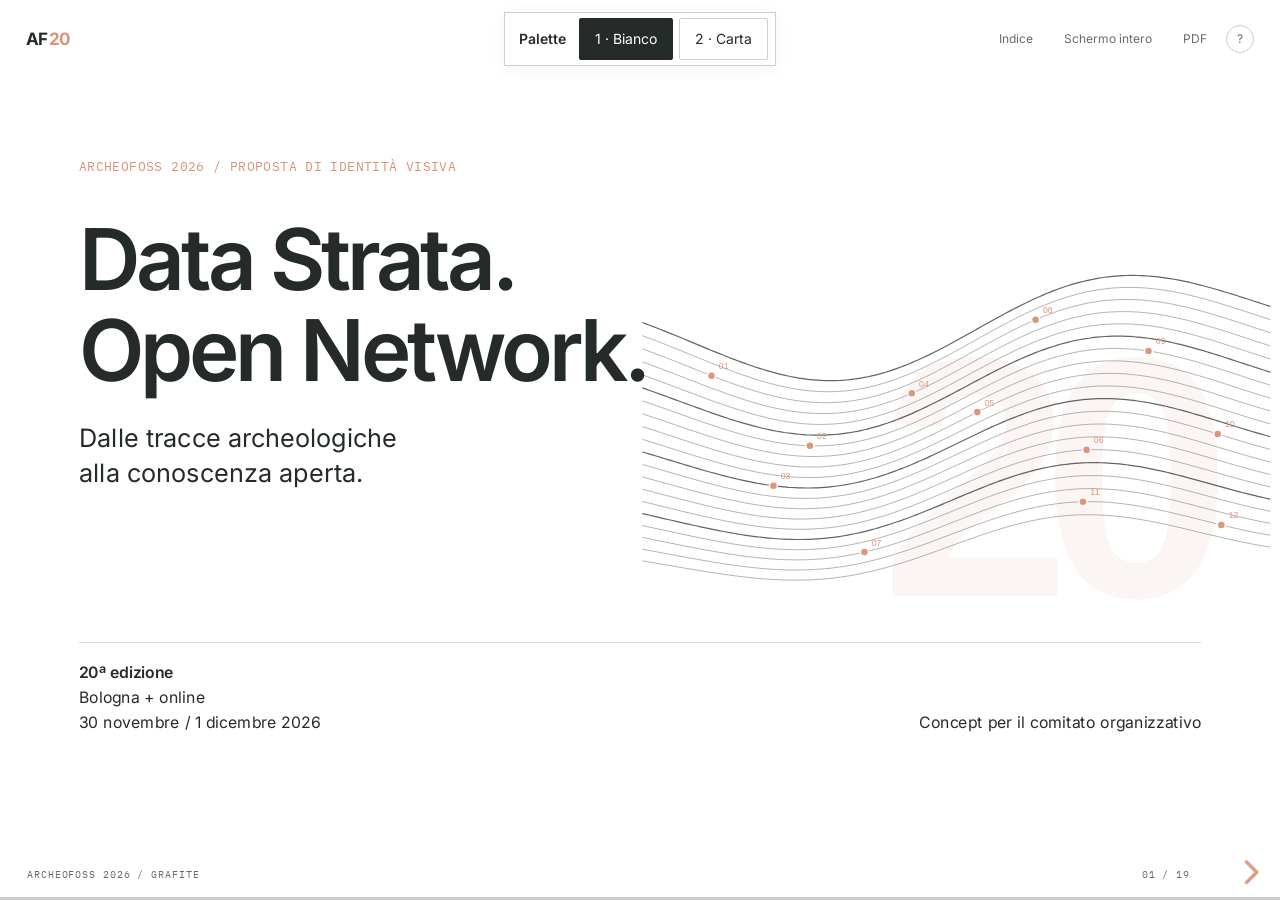
<file: af2026graphic/index.html>
<!doctype html>
<html lang="it" data-palette="bianco">
<head>
  <meta charset="utf-8">
  <meta name="viewport" content="width=device-width, initial-scale=1">
  <meta name="description" content="ArcheoFOSS 2026: proposta di identità visiva basata su stratigrafia, dati aperti e dodici panel.">
  <meta name="theme-color" content="#FFFFFF">
  <title>ArcheoFOSS 2026 — Data Strata / Open Network — Grafite</title>
  <link rel="icon" href="assets/favicon.svg" type="image/svg+xml">
  <link rel="stylesheet" href="vendor/reveal/reset.css">
  <link rel="stylesheet" href="vendor/reveal/reveal.css">
  <link rel="stylesheet" href="assets/theme.css?v=programme-graphic">
</head>
<body>
  <nav class="toolbar" aria-label="Strumenti della presentazione">
    <div class="toolbar-brand"><a class="home" href="#/cover" aria-label="Torna alla copertina">AF<span>20</span></a></div>
    <div class="toolbar-palette" role="group" aria-label="Palette per la presentazione e i manifesti"><span class="palette-toolbar-label">Palette</span><button type="button" data-palette-choice="bianco" aria-pressed="true" aria-label="Opzione 1: Bianco, Grafite, Pesca">1 · Bianco</button><button type="button" data-palette-choice="carta" aria-pressed="false" aria-label="Opzione 2: Carta, Grafite, Ossido">2 · Carta</button></div>
    <div class="toolbar-actions"><button id="overview" type="button" title="Panoramica delle slide (O)">Indice</button><button id="fullscreen" type="button" title="Schermo intero (F)">Schermo intero</button><a id="pdf-link" href="?print-pdf&amp;palette=bianco&amp;fold=bifold" target="_blank" rel="noopener">PDF</a><button id="help" type="button" aria-haspopup="dialog">?</button></div>
  </nav>
  <div class="reveal"><div class="slides">

  <section id="cover" class="cover" aria-label="Copertina">
    <div class="eyebrow">ARCHEOFOSS 2026 / PROPOSTA DI IDENTITÀ VISIVA</div>
    <div class="hero-text"><h1>Data Strata.<br>Open Network.</h1><p class="hero-sub">Dalle tracce archeologiche<br>alla conoscenza aperta.</p></div>
    <img class="hero-art" src="assets/strata.svg" alt="Composizione simbolica di venti linee stratificate e dodici nodi numerati">
    <div class="cover-bottom"><div><strong>20ª edizione</strong><br>Bologna + online<br>30 novembre / 1 dicembre 2026</div><div class="align-right">Concept per il comitato organizzativo</div></div>
    <aside class="notes">IT: Questa è una proposta di direzione grafica, da discutere insieme al comitato. Il titolo è un nome di lavoro del concept, non il titolo ufficiale del convegno. TR: Bu sunum grafik yön önerisidir. Data Strata / Open Network konferansın resmî teması veya sloganı değil, tasarım konseptinin çalışma adıdır.</aside>
  </section>

  <section id="brief">
    <div class="eyebrow">01 / IL BRIEF</div><h2>Un’identità che cambia formato.</h2>
    <p class="lead narrow">Una grammatica comune per promuovere il convegno e orientare il pubblico nel programma.</p>
    <div class="format-row">
      <div class="format-item"><div class="sheet-outline a4-outline">A4</div><h3>Volantino principale</h3><p>Nome, date, luogo e immagine guida.</p><span class="mono">210 × 297 MM</span></div>
      <div class="format-item"><div class="sheet-outline a5-outline">A5</div><h3>Versione compatta</h3><p>Stessa identità, gerarchia ricalibrata.</p><span class="mono">148 × 210 MM</span></div>
      <div class="format-item"><div class="fold-outline"><span></span><span></span></div><h3>Programma pieghevole</h3><p>Panel, orari, sedi e indicazioni pratiche.</p><span class="mono">FOLIAZIONE DA DEFINIRE</span></div>
    </div>
    <p class="bottom-note">Primo passaggio: condividere il concept e verificarlo su un prototipo A4.</p>
    <aside class="notes">IT: La richiesta della mail riguarda innanzitutto un concept flessibile. Il pieghevole richiede il programma finale prima di stabilire formato e numero di pagine. TR: Hocanın ilk talebi esnek bir grafik konsept. A4/A5 uyarlamaları ve program broşürü aynı sistemden türeyecek.</aside>
  </section>

  <section id="idea" class="dark-slide" data-background-color="#252B29">
    <div class="eyebrow">02 / L’IDEA</div><h2 class="big-statement">La conoscenza<br>si costruisce<br><em>per relazioni.</em></h2>
    <div class="statement-aside"><p>L’archeologia conserva tracce.<br>I metodi digitali le strutturano.<br>L’apertura consente di interrogarle e riutilizzarle.</p><span class="mono">UNA METAFORA VISIVA<br>ISPIRATA ALLA RICERCA</span></div>
    <p class="bottom-note">Le linee richiamano la stratigrafia. I nodi identificano i panel. Lo spazio aperto lascia emergere le relazioni.</p>
    <aside class="notes">IT: Il riferimento alla visualizzazione scientifica riguarda il linguaggio e il metodo di costruzione. Non presentiamo questa composizione come un risultato di analisi. TR: Bilimsel görselleştirmeden esinlenen bir grafik metafor kuruyoruz. Eğriler ölçülmüş arkeolojik veriler değil.</aside>
  </section>

  <section id="grammar">
    <div class="eyebrow">03 / GRAMMATICA VISIVA</div><h2>Ogni segno ha una funzione.</h2>
    <div class="grammar-layout"><div class="grammar-controls">
      <button type="button" data-layer="layers" aria-pressed="true"><span class="control-number">01</span><strong>Strati</strong><small>Continuità del record archeologico</small></button>
      <button type="button" data-layer="nodes" aria-pressed="true"><span class="control-number">02</span><strong>Nodi</strong><small>Dodici panel nello stesso campo</small></button>
      <button type="button" data-layer="grid" aria-pressed="true"><span class="control-number">03</span><strong>Riferimenti</strong><small>Ordine, allineamento e scala grafica</small></button>
      <p class="tiny">Tocca i livelli per isolare gli elementi.</p>
    </div><div class="grammar-art"><svg id="grammar-svg" viewBox="0 0 900 660" role="img" aria-label="Livelli della composizione generativa"></svg><p class="tiny">Composizione simbolica. Le curve e le distanze non codificano misure.</p></div></div>
    <aside class="notes">IT: Mostrare i livelli singolarmente. La griglia organizza la composizione e non simula coordinate di scavo. TR: Düğmelere basarak katmanları açıp kapatabilirsin. Izgara yerleşim için, sahte kazı koordinatları için değil.</aside>
  </section>

  <section id="panels">
    <div class="eyebrow">04 / IL SISTEMA DEI PANEL</div><h2>Dodici temi, un campo comune.</h2>
    <div class="panels-layout"><div id="panel-selector" class="panel-selector" role="group" aria-label="Seleziona un panel"></div>
    <div class="panel-detail" aria-live="polite" aria-atomic="true"><div class="panel-detail-top"><span id="panel-id" class="panel-id">02</span><span id="panel-family" class="mono">Struttura e verifica</span></div><h3 id="panel-title"></h3><p id="panel-summary"></p><img id="panel-art" src="assets/panel-field-02.svg" alt="Nodo del panel selezionato evidenziato nel campo comune"></div></div>
    <p class="bottom-note">Le quattro famiglie sono una proposta editoriale. Numerazione provvisoria dalla Call for papers, non ordine del programma.</p>
    <aside class="notes">IT: I dodici titoli vengono dalla Call for papers. Acquisizione, struttura e verifica, analisi e interpretazione, comunicazione e pratica sono categorie proposte per il design. I temi si sovrappongono. Non attribuiamo alla conferenza una tassonomia ufficiale. TR: 12 panel gerçek listedeki paneller. Dört aile bizim editoryal yorumumuz; resmî kategori veya program sırası değil. Seçilen panelin tam başlığı sağda gösterilir.</aside>
  </section>

  <section id="twenty">
    <div class="eyebrow">05 / LA VENTESIMA EDIZIONE</div><div class="twenty-layout"><div><h2>Il 20 diventa<br>parte del segno.</h2><p class="lead">Venti linee attraversano il campo.<br>Dodici nodi lo rendono abitabile.</p><p class="body-copy">Il numero dell’edizione resta leggibile nella tipografia. La struttura grafica aggiunge un secondo livello di lettura.</p><p class="tiny">Conteggi reali dell’identità.<br>Geometria generativa proposta.</p></div><div class="twenty-art"><span class="huge-number">20</span><img src="assets/strata-plain.svg" alt="Venti linee e dodici nodi su un grande numero venti"><div class="mono art-caption">20 LINEE / 12 NODI / 1 SISTEMA</div></div></div>
    <aside class="notes">IT: Il 20 è tipografico e visibile. Evitiamo di promettere una forma in negativo che il segno non realizza. TR: 20 sayısı açık, büyük bir tipografik öğe. Yirmi çizgi ve on iki düğüm ikinci anlam katmanını kurar.</aside>
  </section>

  <section id="palette">
    <div class="eyebrow">06 / COLORE</div><h2>Una base calma. Un accento preciso.</h2>
    <div class="palette-layout"><div><div class="swatch paper-swatch"><span data-palette-name="paper">Bianco</span><code data-palette-code="paper">#FFFFFF</code></div><div class="swatch ink-swatch"><span data-palette-name="ink">Grafite</span><code data-palette-code="ink">#252B29</code></div><div class="swatch oxide-swatch"><span data-palette-name="accent">Pesca</span><code data-palette-code="accent">#D89277</code></div></div><div class="palette-description"><h3>Due combinazioni, lo stesso concept.</h3><p class="palette-intro">Seleziona una palette: cambiano le slide, i manifesti A4/A5 e le varianti dei panel.</p>
    <div class="palette-options" role="group" aria-label="Scegli la combinazione cromatica">
      <button type="button" class="palette-option" data-palette-choice="bianco" aria-pressed="true"><span class="palette-mini-swatches" aria-hidden="true"><i style="background:#FFFFFF"></i><i style="background:#252B29"></i><i style="background:#D89277"></i></span><span><strong>1 · Bianco / Grafite / Pesca</strong><small>Fondo bianco. Accento da “per relazioni”.</small></span></button>
      <button type="button" class="palette-option" data-palette-choice="carta" aria-pressed="false"><span class="palette-mini-swatches" aria-hidden="true"><i style="background:#F4F1E8"></i><i style="background:#252B29"></i><i style="background:#AC4B35"></i></span><span><strong>2 · Carta / Grafite / Ossido</strong><small>La combinazione della proposta originale.</small></span></button>
    </div><p id="palette-status" class="tiny" aria-live="polite">Palette attiva: 1 · Bianco / Grafite / Pesca.</p><p class="tiny">I codici sono RGB per lo schermo. La resa di stampa richiede una prova sul supporto scelto.</p></div></div>
    <aside class="notes">IT: La prima opzione usa Bianco #FFFFFF, Grafite #252B29 e Pesca #D89277, il colore di “per relazioni” nella slide 03/19 originale. La seconda conserva Carta #F4F1E8, Grafite #252B29 e Ossido #AC4B35. I pulsanti nella barra e in questa slide applicano la scelta a tutta la presentazione e agli SVG scaricabili. TR: İlk seçenek beyaz, grafite ve orijinal 03/19’daki “per relazioni”nin şeftali tonu. İkinci seçenek orijinal Carta/Grafite/Ossido. Üst çubuktaki veya bu slayttaki düğmeler sunumun tamamını ve indirilebilir SVG’leri birlikte değiştirir.</aside>
  </section>

  <section id="type">
    <div class="eyebrow">07 / TIPOGRAFIA</div><div class="type-layout"><div><div class="type-specimen">Aa</div><h2>Inter</h2><p class="lead">Una voce chiara per titolo e informazioni.</p><p class="tiny">Regular / Medium / Semibold / Bold<br>Font libero, incluso nel pacchetto.</p></div><div class="type-example"><p class="mono accent">IBM PLEX MONO / ETICHETTE E CODICI</p><h3 class="sample-title">ArcheoFOSS<br>2026</h3><div class="type-rule"></div><p class="sample-date">30 novembre / 1 dicembre</p><p>Bologna + online</p><p class="mono small-mono">PANEL 02 / SEMANTIC KNOWLEDGE</p><p class="tiny">La gerarchia nasce dalla scala e dal peso.<br>Allineamento a sinistra e spazi costanti.</p></div></div>
    <aside class="notes">IT: Inter è il carattere principale. IBM Plex Mono distingue numeri di panel e annotazioni. Non ridurre il testo lungo per farlo entrare: accorciarlo nei materiali promozionali e mantenere i titoli ufficiali nel programma e nell’appendice. TR: Inter ana yazıtipi, IBM Plex Mono panel numaraları için. Uzun resmî başlıklar programda korunacak, afişte kısa editoryal etiketler kullanılacak.</aside>
  </section>

  <section id="a4">
    <div class="eyebrow">08 / PROTOTIPO A4</div><div class="poster-layout"><div><h2>L’immagine attira.<br>I dati orientano.</h2><p class="lead">Un manifesto verticale con quattro livelli di lettura.</p><ol class="number-list"><li><strong>Identità</strong><span>ArcheoFOSS e 20ª edizione</span></li><li><strong>Campo grafico</strong><span>Strati e nodi al centro</span></li><li><strong>Informazioni</strong><span>Date, città e modalità</span></li><li><strong>Riferimenti</strong><span>Sito e loghi istituzionali</span></li></ol><a class="asset-link" href="assets/poster-a4.svg" download>Scarica il prototipo SVG</a><p class="tiny">Bozza di concept. Loghi e sede precisa da confermare.</p></div><div class="poster-stage"><img class="poster a4-poster" src="assets/poster-a4.svg" alt="Prototipo verticale A4 ArcheoFOSS 2026"><span class="mono dimension">A4 / 210 × 297 MM</span></div></div>
    <aside class="notes">IT: Questo è il prototipo che rende la proposta valutabile. Il testo ArcheoFOSS è una composizione tipografica di lavoro, non una modifica autorizzata del marchio ufficiale. Date, Bologna e modalità ibrida provengono dalle fonti ufficiali. La sede specifica e i loghi richiedono conferma. TR: Bu somut afiş taslağı. Resmî logoyu yeniden tasarlamadık; yazıyla geçici kimlik kullandık. Kesin salon ve kurumsal logolar eklenecek.</aside>
  </section>

  <section id="a5">
    <div class="eyebrow">09 / ADATTAMENTO A5</div><div class="a5-layout"><div class="a5-pair"><img class="small-a4" src="assets/poster-a4.svg" alt="Versione A4 del prototipo"><img class="large-a5" src="assets/poster-a5.svg" alt="Versione A5 con blocco istituzionale più breve"><div class="mono pair-label"><span>A4</span><span>A5</span></div></div><div><h2>Compatto,<br>sempre leggibile.</h2><p class="lead">L’A5 conserva il segno e riduce il testo secondario.</p><p class="body-copy">La data e la città restano centrali. Il sito guida alle informazioni complete. Margini, linee e corpi tipografici si verificano alla dimensione reale.</p><a class="asset-link" href="assets/poster-a5.svg" download>Scarica la variante A5</a><p class="tiny">Le anteprime non rappresentano il rapporto fisico fra i due formati.</p></div></div>
    <aside class="notes">IT: L’A5 è un’ipotesi di adattamento con istituzione abbreviata. È necessario verificare il testo minimo e i tratti sulla stampa reale. TR: A5 versiyonunda ikincil kurum satırını kısalttım. İki maket ekranda tasarımı kıyaslamak için gösteriliyor, gerçek boyut ilişkisi değil.</aside>
  </section>

  <section id="programme">
    <div class="eyebrow">10 / PROGRAMMA PIEGHEVOLE</div><h2>Due pieghe, due giornate.</h2>
    <div class="programme-format-row"><div class="programme-formats" role="group" aria-label="Scegli il formato del programma"><button type="button" data-programme-format="bifold" aria-pressed="true">1 · Bi-fold A3 / A4</button><button type="button" data-programme-format="dl" aria-pressed="false">2 · Tri-fold DL</button></div><button type="button" class="programme-enlarge" id="programme-open" aria-haspopup="dialog">Anteprima completa</button></div>
    <p class="programme-spec" id="programme-spec" aria-live="polite">A3 aperto 420 × 297 mm → A4 chiuso. Quattro facciate; un giorno per pagina interna.</p>
    <div class="programme-previews">
      <figure><figcaption class="mono">ESTERNO / COPERTINA + RETRO</figcaption><img id="programme-outer" data-programme-side="outer" src="assets/programme-bifold-outer.svg" alt="Bi-fold: retro e copertina, esterno completo"><a class="asset-link" data-programme-download="outer" href="assets/programme-bifold-outer.svg" download>Scarica esterno SVG</a></figure>
      <figure><figcaption class="mono">INTERNO / DUE GIORNATE</figcaption><img id="programme-inner" data-programme-side="inner" src="assets/programme-bifold-inner.svg" alt="Bi-fold: interno completo, una pagina per giorno"><a class="asset-link" data-programme-download="inner" href="assets/programme-bifold-inner.svg" download>Scarica interno SVG</a></figure>
    </div>
    <p class="programme-disclaimer">Distribuzione dei panel indicativa. Orari, relatori e sale da inserire nel programma definitivo.</p>
    <aside class="notes">IT: Due alternative selezionabili, con anteprime complete e SVG scaricabili in entrambe le palette. Il bi-fold è un A3 piegato a metà: esterno con retro e copertina, interno con due pagine A4, una per giorno e tutti i dodici titoli dei panel. Il tri-fold DL è un A4 a fisarmonica: tre pannelli da 99 × 210 mm e sei facciate. L’interno contiene due giornate sintetiche e una mappa tematica editoriale; l’esterno contiene indice, informazioni e copertina. Per tutti gli interventi può servire un programma più esteso. La distribuzione 01–06 / 07–12 mostra soltanto la capacità del layout, non il programma approvato. TR: İki format, iki yüzün tam önizlemesi ve palete uyumlu SVG indirmeleri var. İkili A3/A4 formatının iki iç sayfası birer güne ayrıldı. DL üç panel / altı yüzey içerir; iki gün kısa panel etiketleriyle gösterilir. 01–06 ve 07–12 ayrımı program kararı değil, yerleşim örneğidir. Saatler ve konuşmacılar kesin programdan eklenmeli.</aside>
  </section>

  <section id="series">
    <div class="eyebrow">11 / SERIE DEI PANEL</div><h2>Una variazione riconoscibile.</h2>
    <div class="panel-series"><img src="assets/panel-card-02.svg" alt="Variante del panel sulle tecnologie semantiche"><img src="assets/panel-card-07.svg" alt="Variante del panel su LiDAR e dati aperti"><img src="assets/panel-card-12.svg" alt="Variante del panel su R e analisi critica"></div>
    <p class="bottom-note">Il campo resta costante. Cambiano il nodo evidenziato, il numero e l’etichetta breve. Titoli completi nell’appendice.</p>
    <aside class="notes">IT: Tre varianti mostrano la capacità del sistema di sostenere una serie. Le etichette sono abbreviazioni editoriali, non sostituiscono i titoli approvati. I numeri seguono provvisoriamente la Call for papers. TR: Her panel için aynı grafik alanda farklı düğüm öne çıkıyor. Bu kısa başlıklar tasarım etiketi; resmî başlıkların yerine geçmiyor.</aside>
  </section>

  <section id="digital">
    <div class="eyebrow">12 / ESTENSIONI DIGITALI</div><h2>Lo stesso campo, altre proporzioni.</h2>
    <div class="digital-layout"><div class="social-mock"><span class="mono">20ª EDIZIONE</span><h3>ArcheoFOSS<br>2026</h3><img src="assets/strata-plain.svg" alt="Il campo stratificato adattato a un post verticale"><p>30 NOV / 01 DIC<br><strong>Bologna + online</strong></p></div><div class="banner-wrap"><div class="banner-mock"><div><span class="mono">OPEN ARCHAEOLOGICAL RESEARCH</span><h3>ArcheoFOSS 2026</h3><p>30 novembre / 1 dicembre<br>Bologna + online</p></div><img src="assets/strata-plain.svg" alt="Ritaglio del campo grafico per un banner orizzontale"></div><div class="digital-specs"><span><strong>Post verticale</strong><br>1080 × 1350 px</span><span><strong>Banner / slide</strong><br>1920 × 1080 px</span></div><p class="tiny">Il ritaglio riguarda il campo grafico. Le informazioni si ricompongono per ogni formato.</p></div></div>
    <aside class="notes">IT: Questa slide mostra due applicazioni concettuali. Il testo si ricompone nel layout, non si taglia. Le immagini SVG del pacchetto possono essere riutilizzate per creare i file finali. TR: Dikey paylaşım ve yatay banner örnekleri. Görsel alan kırpılabilir ama yazılar her formatta yeniden yerleştirilmeli.</aside>
  </section>

  <section id="production">
    <div class="eyebrow">13 / DALLA BOZZA ALLA STAMPA</div><h2>La qualità passa dai dettagli.</h2>
    <div class="production-grid"><div><span class="mono accent">01 / LEGGIBILITÀ</span><h3>Gerarchia verificata</h3><p>Data e luogo leggibili a distanza. Testi secondari verificati su A4 e A5 stampati al 100%.</p></div><div><span class="mono accent">02 / SEGNO</span><h3>Linee riproducibili</h3><p>Indicazione iniziale: tratti di almeno 0,3 pt. Prova di stampa con la tipografia prima dell’esecutivo.</p></div><div><span class="mono accent">03 / PRODUZIONE</span><h3>File concordati</h3><p>Abbondanza e profilo colore secondo la tipografia. Riferimento iniziale: 3 mm di abbondanza.</p></div><div><span class="mono accent">04 / IDENTITÀ</span><h3>Materiali ufficiali</h3><p>Loghi vettoriali autorizzati, denominazioni corrette e area di rispetto. URL finale e programma verificati.</p></div></div>
    <p class="bottom-note">Gli SVG inclusi sono prototipi RGB, senza abbondanza. L’esportazione PDF della presentazione riguarda le slide.</p>
    <aside class="notes">IT: Questi sono criteri di produzione, non certificazioni dei prototipi. La tipografia stabilisce i requisiti effettivi, compreso il profilo CMYK e PDF/X. I file inclusi non sono esecutivi pronti per la stampa. TR: Paket RGB taslaklar içeriyor. 3 mm taşma ve 0,3 punto çizgi ilk öneri; matbaa doğrulayacak. Sunumu PDF yapmak afişi matbaaya hazır hale getirmez.</aside>
  </section>

  <section id="decisions">
    <div class="eyebrow">14 / CONFRONTO CON IL COMITATO</div><h2>Quattro decisioni per procedere.</h2>
    <div class="decision-list"><div><span>01</span><h3>Direzione visiva</h3><p>Confermare strati, nodi e palette scelta.</p></div><div><span>02</span><h3>Marchi e informazioni</h3><p>Raccogliere loghi, sede precisa e diciture approvate.</p></div><div><span>03</span><h3>Contenuto del programma</h3><p>Definire sintesi, interventi, lingue e numero di pagine.</p></div><div><span>04</span><h3>Prototipo e prova</h3><p>Validare A4 e A5 a dimensione reale, poi produrre la serie.</p></div></div>
    <aside class="notes">IT: Chiudere la discussione su scelte concrete. Proporre prima la validazione del concept e dell’A4, poi le declinazioni. TR: Toplantıyı bu dört somut karar ile bitirebilirsin. Önce konsept ve A4 teyidi, ardından diğer formatlar.</aside>
  </section>

  <section id="closing" class="closing">
    <div class="eyebrow">PROPOSTA / DATA STRATA + OPEN NETWORK</div><h2>Un’identità costruita<br>sulla conoscenza aperta.</h2>
    <p class="closing-copy">Il concept interpreta il sapere archeologico come un sistema stratificato e connesso. Venti linee richiamano l’edizione, dodici nodi identificano i panel. La stessa grammatica accompagna i materiali promozionali e il programma.</p>
    <img src="assets/strata-plain.svg" class="closing-art" alt="Campo di linee come sintesi della proposta">
    <p class="closing-caption mono">ARCHEOFOSS 2026 / BOLOGNA / 20ª EDIZIONE</p>
    <aside class="notes">IT: Sintesi da usare come testo breve di presentazione del concept. Nessuna proposta di slogan ufficiale è implicita. TR: Bu paragraf konsept açıklaması olarak hocayla paylaşılabilir. Sonraki üç slayt kaynaklar ve gerçek panel başlıklarıdır.</aside>
  </section>

  <section id="sources" class="appendix">
    <div class="eyebrow">APPENDICE / FONTI E ATTRIBUZIONI</div><h2>Fonti, limiti e materiali.</h2>
    <div class="source-layout"><div><h3>Contenuti del convegno</h3><a href="https://www.archeofoss.org/2026/" target="_blank" rel="noopener">ArcheoFOSS 20 / 2026</a><p>Edizione e istituzione ospitante.</p><a href="https://www.archeofoss.org/2026/call-for-papers" target="_blank" rel="noopener">Call for papers 2026</a><p>Date, modalità e dodici titoli. Confronto con il testo fornito.</p><a href="https://www.archeofoss.org/2026/call-for-panels" target="_blank" rel="noopener">Call for panels 2026</a><p>Missione Open Science e contesto.</p><span class="mono">VERIFICA / 11 OTTOBRE 2026</span></div><div><h3>Design e software</h3><p>Composizioni vettoriali generative originali. Posizioni, distanze e famiglie dei panel sono scelte editoriali.</p><p>reveal.js 5.2.1, licenza MIT.<br>Inter e IBM Plex Mono, SIL OFL 1.1.<br>File e licenze inclusi nel pacchetto.</p><p class="tiny">Il sito ArcheoFOSS dichiara una licenza CC BY-SA 4.0. I titoli completi compaiono nelle due slide successive. Il concept non costituisce una grafica ufficialmente approvata.</p><a class="asset-link" href="CREDITS.md" target="_blank" rel="noopener">Attribuzioni complete</a></div></div>
    <aside class="notes">IT: Il file allegato è la fonte dei testi dei panel. Le informazioni essenziali sono state verificate sul sito. La Call for panels precedente indica un massimo di dieci, mentre la Call for papers corrente contiene dodici panel: per il design usiamo l’elenco corrente. TR: Önceki panel çağrısında 10 panel üst sınırı yazıyor, güncel bildiri çağrısı 12 panel içeriyor. Güncel listeyi kullandık. Resmî sıralama henüz kesin değil.</aside>
  </section>

  <section id="panel-titles-1" class="appendix panel-appendix">
    <div class="eyebrow">APPENDICE / TITOLI UFFICIALI 01–06</div><h2>I panel della Call for papers.</h2><div id="official-list-1" class="official-list"></div><p class="bottom-note">Numerazione di lavoro nell’ordine della fonte. Ordine del programma ancora da definire.</p>
    <aside class="notes">IT: Prima metà dei dodici titoli, riportati integralmente senza traduzione. TR: İlk altı panelin tam İngilizce resmî başlıkları.</aside>
  </section>
  <section id="panel-titles-2" class="appendix panel-appendix">
    <div class="eyebrow">APPENDICE / TITOLI UFFICIALI 07–12</div><h2>I panel della Call for papers.</h2><div id="official-list-2" class="official-list"></div><p class="bottom-note">Titoli dalla Call for papers 2026 e dal testo fornito. archeofoss.org/2026/call-for-papers</p>
    <aside class="notes">IT: Seconda metà dell’elenco. Tornare alla slide delle decisioni o alla sintesi per terminare la discussione. TR: Son altı panel. Kapanış için kararlar veya konsept özeti slaydına geri dönebilirsin.</aside>
  </section>

  </div></div>
  <div id="deck-footer" aria-hidden="true"><span>ARCHEOFOSS 2026 / GRAFITE</span><span id="slide-count"></span></div>
  <dialog id="help-dialog" aria-labelledby="help-title"><button class="dialog-close" aria-label="Chiudi">×</button><h2 id="help-title">Come navigare</h2><dl><dt>← / →</dt><dd>Slide precedente / successiva</dd><dt>O / Esc</dt><dd>Panoramica delle slide</dd><dt>F</dt><dd>Schermo intero</dd><dt>S</dt><dd>Note del relatore (con server locale o GitHub Pages)</dd><dt>Palette</dt><dd>1 · Bianco / Grafite / Pesca oppure 2 · Carta / Grafite / Ossido; la scelta vale anche per i manifesti</dd><dt>Programma</dt><dd>Scegli Bi-fold o Tri-fold DL, ingrandisci entrambi i lati e scarica gli SVG</dd><dt>PDF</dt><dd>Apri il layout di stampa con la palette selezionata e salva come PDF dal browser</dd></dl><p>Su mobile, scorri verso destra o sinistra. Le note includono una guida in turco.</p><p class="tiny">La presentazione e i suoi asset funzionano anche senza connessione.</p></dialog>
  <dialog id="programme-dialog" class="programme-dialog" aria-labelledby="programme-dialog-title"><button type="button" class="dialog-close" id="programme-close" aria-label="Chiudi anteprima">×</button><h2 id="programme-dialog-title">Programma · Bi-fold A3 / A4</h2><p id="programme-dialog-spec">A3 aperto 420 × 297 mm → A4 chiuso.</p><div class="programme-full-face"><h3>Esterno completo</h3><img data-programme-side="outer" src="assets/programme-bifold-outer.svg" alt="Esterno completo del programma"><a data-programme-download="outer" href="assets/programme-bifold-outer.svg" download>Scarica esterno SVG</a></div><div class="programme-full-face"><h3>Interno completo</h3><img data-programme-side="inner" src="assets/programme-bifold-inner.svg" alt="Interno completo del programma"><a data-programme-download="inner" href="assets/programme-bifold-inner.svg" download>Scarica interno SVG</a></div><p class="tiny">Giorni e orari da confermare. La prima opzione mostra titoli completi; il DL usa etichette sintetiche.</p></dialog>
  <noscript><div class="noscript">Per navigare nelle slide, abilita JavaScript nel browser. I prototipi SVG sono disponibili nella cartella assets.</div></noscript>
  <script src="vendor/reveal/reveal.js"></script><script src="vendor/reveal/notes.js"></script><script src="assets/panels.js"></script><script src="assets/app.js?v=programme-graphic"></script>
</body>
</html>
</file>
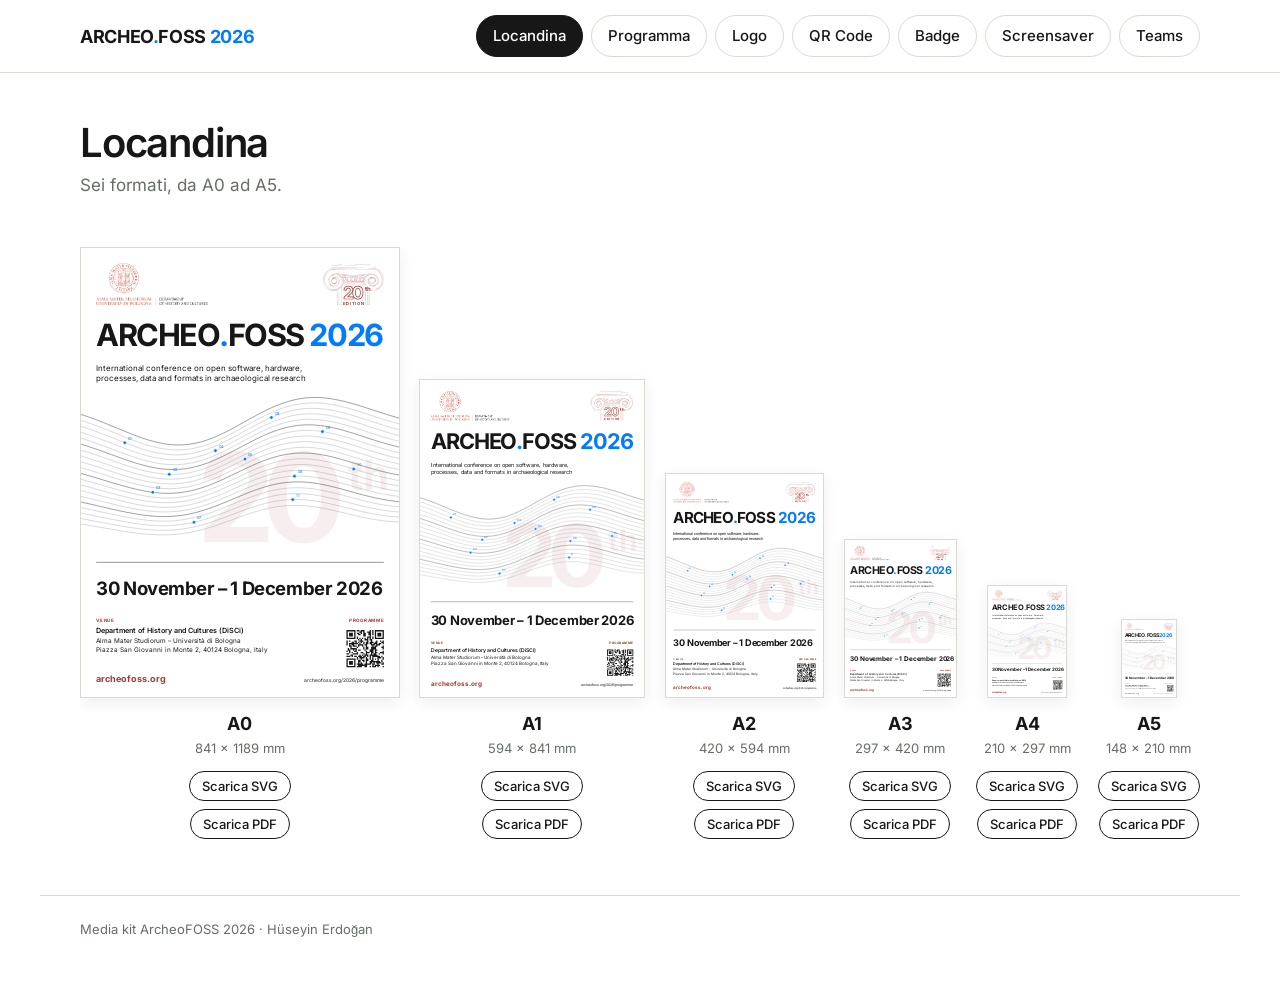
<file: af2026/mediakit/index.html>
<!DOCTYPE html>
<html lang="it" data-palette="nero-mattone">
<head>
<meta charset="utf-8"/>
<meta content="width=device-width, initial-scale=1" name="viewport"/>
<meta content="ArcheoFOSS 2026 Media Kit: locandina, programma pieghevole, logo, QR code, badge e screensaver." name="description"/>
<title>ArcheoFOSS 2026 — Media Kit</title>
<link href="assets/favicon.svg" rel="icon" type="image/svg+xml"/>
<link href="https://fonts.googleapis.com" rel="preconnect"/><link crossorigin="" href="https://fonts.gstatic.com" rel="preconnect"/>
<link href="https://fonts.googleapis.com/css2?family=Inter:wght@400;500;600;700&amp;display=swap" rel="stylesheet"/>
<link href="assets/theme.css?v=onepage-6" rel="stylesheet"/>
</head>
<body>
<header class="bar">
  <div class="wrap bar-inner">
    <div class="bar-left">
      <a class="brand" href="#locandina">ARCHEO<span class="dot">.</span>FOSS <span class="year">2026</span></a>
    </div>
    <nav aria-label="Materiali" class="tabs">
      <a data-view="locandina" href="#locandina">Locandina</a>
      <a data-view="programma" href="#programma">Programma</a>
      <a data-view="logo" href="#logo">Logo</a>
      <a data-view="qr" href="#qr">QR Code</a>
      <a data-view="badge" href="#badge">Badge</a>
      <a data-view="screensaver" href="#screensaver">Screensaver</a>
      <a data-view="teams" href="#teams">Teams</a>
    </nav>
  </div>
</header>

<main class="wrap">

<section class="view" id="locandina">
  <h1>Locandina</h1>
  <p class="spec">Sei formati, da A0 ad A5.</p>
  <div class="formats">
    <div class="sheet" style="--w:841;--h:1189"><img alt="Locandina A0" data-asset="locandina-a0.svg"/><strong>A0</strong><span>841 × 1189 mm</span><a class="dl small" data-asset="locandina-a0.svg" download="">Scarica SVG</a><a class="dl small" data-asset="locandina-a0.pdf" download="">Scarica PDF</a></div>
    <div class="sheet" style="--w:594;--h:841"><img alt="Locandina A1" data-asset="locandina-a1.svg"/><strong>A1</strong><span>594 × 841 mm</span><a class="dl small" data-asset="locandina-a1.svg" download="">Scarica SVG</a><a class="dl small" data-asset="locandina-a1.pdf" download="">Scarica PDF</a></div>
    <div class="sheet" style="--w:420;--h:594"><img alt="Locandina A2" data-asset="locandina-a2.svg"/><strong>A2</strong><span>420 × 594 mm</span><a class="dl small" data-asset="locandina-a2.svg" download="">Scarica SVG</a><a class="dl small" data-asset="locandina-a2.pdf" download="">Scarica PDF</a></div>
    <div class="sheet" style="--w:297;--h:420"><img alt="Locandina A3" data-asset="locandina-a3.svg"/><strong>A3</strong><span>297 × 420 mm</span><a class="dl small" data-asset="locandina-a3.svg" download="">Scarica SVG</a><a class="dl small" data-asset="locandina-a3.pdf" download="">Scarica PDF</a></div>
    <div class="sheet" style="--w:210;--h:297"><img alt="Locandina A4" data-asset="locandina-a4.svg"/><strong>A4</strong><span>210 × 297 mm</span><a class="dl small" data-asset="locandina-a4.svg" download="">Scarica SVG</a><a class="dl small" data-asset="locandina-a4.pdf" download="">Scarica PDF</a></div>
    <div class="sheet" style="--w:148;--h:210"><img alt="Locandina A5" data-asset="locandina-a5.svg"/><strong>A5</strong><span>148 × 210 mm</span><a class="dl small" data-asset="locandina-a5.svg" download="">Scarica SVG</a><a class="dl small" data-asset="locandina-a5.pdf" download="">Scarica PDF</a></div>
  </div>
</section>

<section class="view" hidden id="programma">
  <h1>Programma</h1>
  <p class="spec">A3 verticale, piegato a metà e poi a U in tre (chiuso 99 × 210 mm). Programma completo. Il PDF ha due pagine: 1 esterno, 2 interno.</p>
  <div class="dls top">
    <a class="dl primary" data-asset="programma-a3-fronte-retro.pdf" download="">Scarica PDF fronte/retro</a>
  </div>
  <div class="two">
    <figure>
      <a data-asset="programma-esterno.svg" target="_blank"><img alt="Programma: lato esterno" data-asset="programma-esterno.svg"/></a>
      <figcaption>1 · Esterno</figcaption>
      <a class="dl small" data-asset="programma-esterno.svg" download="">Solo esterno SVG</a>
    </figure>
    <figure>
      <a data-asset="programma-interno.svg" target="_blank"><img alt="Programma: lato interno" data-asset="programma-interno.svg"/></a>
      <figcaption>2 · Interno</figcaption>
      <a class="dl small" data-asset="programma-interno.svg" download="">Solo interno SVG</a>
    </figure>
  </div>
</section>

<section class="view" hidden id="logo">
  <h1>Logo</h1>
  <p class="spec">Logo ARCHEO.FOSS2026, logo con l’Università di Bologna, simbolo della 20ª edizione e capitello «20th EDITION».</p>
  <div class="frame"><img alt="Logo ARCHEO.FOSS 2026" class="logo-word" data-asset="logo-archeofoss.svg"/></div>
  <div class="dls">
    <a class="dl" data-asset="logo-archeofoss.svg" download="">Logo SVG</a>
    <a class="dl" data-asset="logo-archeofoss.png" download="">Logo PNG</a>
  </div>
  <div class="frame gap"><img alt="Università di Bologna e ARCHEO.FOSS 2026" class="logo-word" data-asset="logo-archeofoss-unibo.svg"/></div>
  <div class="dls">
    <a class="dl" data-asset="logo-archeofoss-unibo.svg" download="">Logo con UniBo SVG</a>
    <a class="dl" data-asset="logo-archeofoss-unibo.png" download="">Logo con UniBo PNG</a>
  </div>
  <div class="frame gap"><img alt="Simbolo: 20, linee stratigrafiche e 11 nodi" data-asset="logo-simbolo-20.svg"/></div>
  <div class="dls">
    <a class="dl" data-asset="logo-simbolo-20.svg" download="">Simbolo SVG</a>
    <a class="dl" data-asset="logo-simbolo-20.png" download="">Simbolo PNG</a>
  </div>
  <div class="frame gap"><img alt="Capitello ionico con 20th EDITION" class="logo-capital" data-asset="logo-capitello-20th.svg"/></div>
  <div class="dls">
    <a class="dl" data-asset="logo-capitello-20th.svg" download="">Capitello SVG</a>
    <a class="dl" data-asset="logo-capitello-20th.png" download="">Capitello PNG</a>
  </div>
</section>

<section class="view" hidden id="qr">
  <h1>QR Code</h1>
  <p class="spec">Sotto ogni codice c’è il link a cui porta.</p>
  <div class="qr-grid">
    <!-- Per aggiungere un QR: copia questo blocco <figure> e cambia immagine, link e file. -->
    <figure class="qr-card">
      <div class="frame qr-frame"><img alt="QR code del programma ArcheoFOSS 2026" data-asset="QR-programme.svg"/></div>
      <figcaption><strong>Programma</strong><a href="https://www.archeofoss.org/2026/programme" target="_blank">https://www.archeofoss.org/2026/programme</a></figcaption>
      <div class="dls">
        <a class="dl small" data-asset="QR-programme.svg" download="">SVG</a>
        <a class="dl small" data-asset="QR-programme.png" download="">PNG</a>
      </div>
    </figure>
    <figure class="qr-card">
      <div class="frame qr-frame"><img alt="QR code dell'evento Microsoft Teams ArcheoFOSS 2026" data-asset="QR-teams.svg"/></div>
      <figcaption><strong>Teams</strong><a class="qr-link-long" href="https://teams.microsoft.com/l/meetup-join/19%3ameeting_Mzk4ZjAwNWUtYmQ2My00ODg3LWExMmQtNjY4NTU2NTcwZjE5%40thread.v2/0?context=%7b%22Tid%22%3a%22e99647dc-1b08-454a-bf8c-699181b389ab%22%2c%22Oid%22%3a%22e5c7dc15-92c6-40d6-b8ab-80fc4e6c59ce%22%7d" target="_blank">https://teams.microsoft.com/l/meetup-join/19%3ameeting_Mzk4ZjAwNWUtYmQ2My00ODg3LWExMmQtNjY4NTU2NTcwZjE5%40thread.v2/0?context=%7b%22Tid%22%3a%22e99647dc-1b08-454a-bf8c-699181b389ab%22%2c%22Oid%22%3a%22e5c7dc15-92c6-40d6-b8ab-80fc4e6c59ce%22%7d</a></figcaption>
      <div class="dls">
        <a class="dl small" data-asset="QR-teams.svg" download="">SVG</a>
        <a class="dl small" data-asset="QR-teams.png" download="">PNG</a>
      </div>
    </figure>
  </div>
</section>

<section class="view" hidden id="badge">
  <h1>Badge</h1>
  <p class="spec">Badge A7 orizzontale (105 × 74 mm): scrivi i dati e scarica l’SVG.</p>
  <div class="badge-layout">
    <form class="badge-form" onsubmit="return false">
      <label for="badge-name-input">Nome e cognome</label>
      <input autocomplete="off" id="badge-name-input" maxlength="90" placeholder="Nome Cognome" type="text"/>
      <label for="badge-affiliation-input">Affiliazione</label>
      <input autocomplete="organization" id="badge-affiliation-input" maxlength="140" placeholder="Università o ente" type="text"/>
      <div class="dls">
        <button class="dl primary" id="badge-download" type="button">Scarica badge SVG</button>
        <a class="dl" download="" href="#" id="badge-blank">Badge vuoto</a>
      </div>
    </form>
    <div class="badge-side">
      <div aria-label="Anteprima del badge" class="badge-frame" id="badge-preview"></div>
    </div>
  </div>
</section>

<section class="view" hidden id="screensaver">
  <h1>Screensaver</h1>
  <p class="spec">Copertina animata per proiettore. Un solo file HTML, funziona anche senza internet.</p>
  <div class="dls top">
    <a class="dl primary" data-asset="Screensaver.html" download="">Scarica HTML</a>
    <a class="dl" data-asset="Screensaver.html" target="_blank">Apri a schermo intero</a>
  </div>
  <div class="screen"><iframe data-asset="Screensaver.html" loading="lazy" title="Anteprima screensaver"></iframe></div>
</section>

<section class="view" hidden id="teams">
  <h1>Teams</h1>
  <p class="spec">Immagini per l’evento Microsoft Teams: banner 1840 × 460 px e logo 800 × 800 px.</p>
  <h2 class="sub">Banner · 1840 × 460 px</h2>
  <div class="frame"><img alt="Banner Teams ArcheoFOSS 2026" class="teams-banner" data-asset="teams-banner.png"/></div>
  <div class="dls">
    <a class="dl" data-asset="teams-banner.png" download="">Banner PNG</a>
    <a class="dl" data-asset="teams-banner.svg" download="">Banner SVG</a>
  </div>
  <h2 class="sub gap">Logo · 800 × 800 px</h2>
  <div class="frame"><img alt="Logo Teams ArcheoFOSS 2026" class="teams-logo" data-asset="teams-logo.png"/></div>
  <div class="dls">
    <a class="dl" data-asset="teams-logo.png" download="">Logo PNG</a>
    <a class="dl" data-asset="teams-logo.svg" download="">Logo SVG</a>
  </div>
</section>


</main>

<footer class="wrap foot">Media kit ArcheoFOSS 2026 · Hüseyin Erdoğan</footer>

<script src="assets/badge-templates.js?v=2"></script>
<script src="assets/app.js?v=onepage-8"></script>
</body>
</html>
</file>
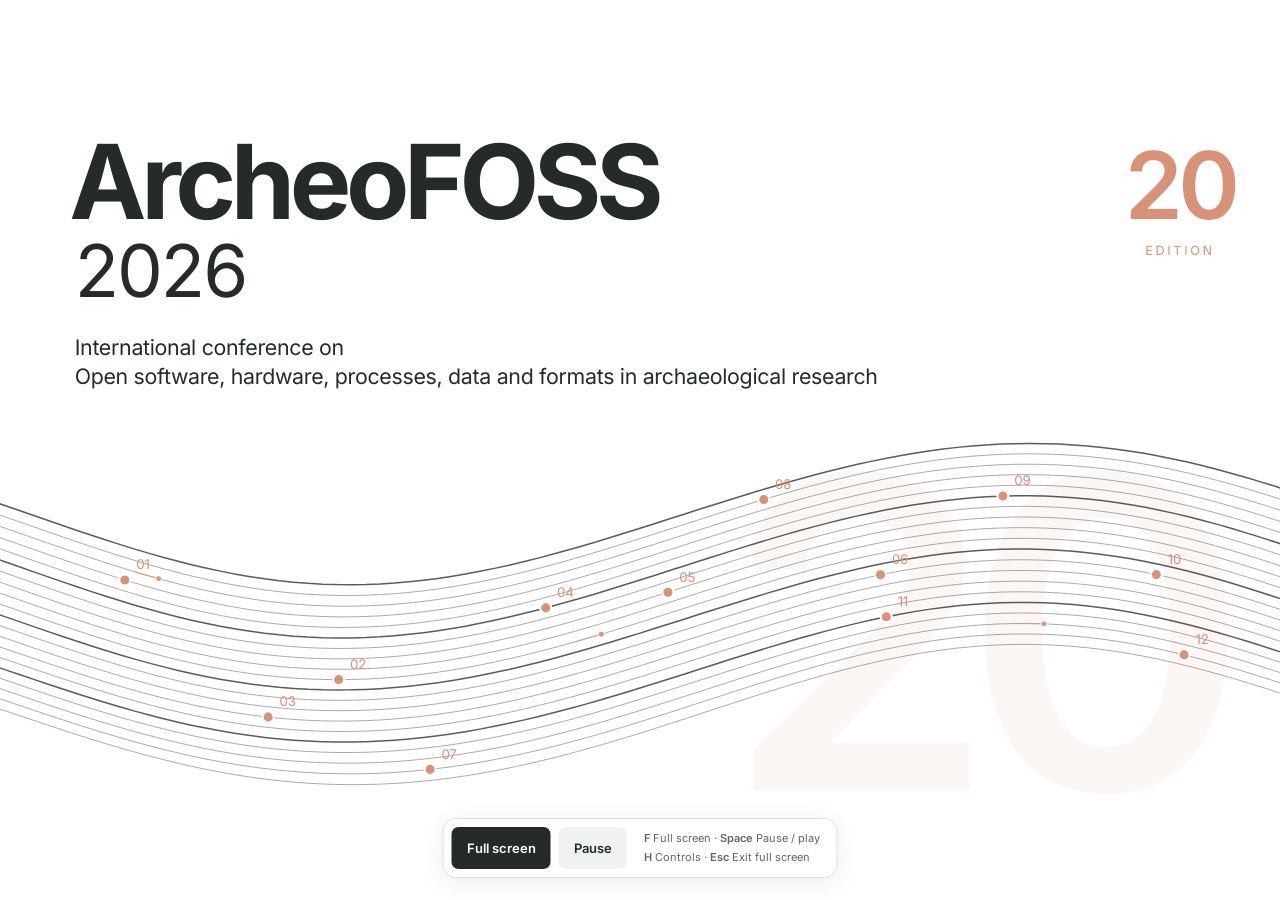
<file: afs.html>
<!DOCTYPE html>
<html lang="en-GB">
<head>
<meta charset="utf-8">
<meta name="viewport" content="width=device-width,initial-scale=1,viewport-fit=cover">
<meta name="theme-color" content="#FFFFFF">
<meta name="description" content="ArcheoFOSS 2026. International conference on Open software, hardware, processes, data and formats in archaeological research. A seamless animated cover for conference projection.">
<title>ArcheoFOSS 2026 — Living cover</title>
<style>
@font-face{font-family:AFInter;src:url([data-uri]) format('woff2');font-weight:400;font-style:normal;font-display:block}
@font-face{font-family:AFInter;src:url([data-uri]) format('woff2');font-weight:600;font-style:normal;font-display:block}
@font-face{font-family:AFInter;src:url([data-uri]) format('woff2');font-weight:700;font-style:normal;font-display:block}
:root{color-scheme:light;--paper:#fff;--ink:#252B29;--accent:#D89277}
*{box-sizing:border-box}
html,body{margin:0;width:100%;height:100%;overflow:hidden;background:var(--paper)}
body{font-family:AFInter,Arial,sans-serif;color:var(--ink);overscroll-behavior:none}
#cover{position:fixed;inset:0;display:grid;place-items:center;background:var(--paper);isolation:isolate}
#artwork{display:block;width:100%;height:100%;overflow:hidden;font-family:AFInter,Arial,sans-serif;text-rendering:geometricPrecision}
.brand{font-size:155px;font-weight:700;letter-spacing:-8px;fill:var(--ink)}
.year{font-size:109px;font-weight:400;letter-spacing:-3px;fill:var(--ink)}
.subtitle{font-size:32px;font-weight:400;letter-spacing:-.45px;fill:var(--ink)}
.edition-number{font-size:140px;font-weight:600;letter-spacing:-7px;fill:var(--accent)}
.edition-label{font-size:19px;font-weight:400;letter-spacing:4px;fill:var(--accent)}
.watermark{font-size:650px;font-weight:600;letter-spacing:-48px;fill:var(--accent);opacity:.065}
.thread{fill:none;stroke:var(--ink);stroke-linecap:round;stroke-linejoin:round}
.node-dot{fill:var(--accent);stroke:var(--paper);stroke-width:3}
.node-label{fill:var(--accent);font-size:20px;font-weight:400;letter-spacing:-.3px}
.runner{fill:var(--accent);stroke:var(--paper);stroke-width:1.5}
.runner-trail{fill:none;stroke:var(--accent);stroke-width:2.1;stroke-linecap:round;opacity:.45}
.chrome{position:fixed;left:50%;bottom:max(22px,env(safe-area-inset-bottom));transform:translateX(-50%);z-index:10;display:flex;align-items:center;gap:8px;padding:8px;border:1px solid #dce0dc;border-radius:13px;background:rgba(255,255,255,.97);box-shadow:0 5px 24px rgba(37,43,41,.08);opacity:0;visibility:hidden;transition:opacity .25s,visibility .25s;max-width:calc(100vw - 24px);white-space:nowrap}
body.show-controls .chrome,.chrome:focus-within{opacity:1;visibility:visible}
.chrome button{font:600 13px/1.25 AFInter,Arial,sans-serif;min-height:42px;padding:11px 15px;border:0;border-radius:7px;background:#f0f2ef;color:var(--ink);cursor:pointer;white-space:nowrap}
.chrome button:hover{background:#e5e9e3}
.chrome button:focus-visible{outline:2px solid var(--accent);outline-offset:3px}
.chrome .primary{background:var(--ink);color:#fff}
.chrome .primary:hover{background:#3b443f}
.chrome .shortcuts{font-size:11px;color:#60685f;padding:0 9px;line-height:1.7}
.chrome kbd{font:600 11px AFInter,Arial,sans-serif}
.sr-only{position:absolute;width:1px;height:1px;padding:0;margin:-1px;overflow:hidden;clip:rect(0,0,0,0);white-space:nowrap;border:0}
#notice{position:fixed;bottom:105px;left:50%;transform:translateX(-50%);z-index:11;max-width:calc(100vw - 32px);padding:12px 16px;border-radius:8px;background:#252B29;color:#fff;font-size:13px;text-align:center}
#notice[hidden]{display:none}
body.hide-cursor,body.hide-cursor #cover{cursor:none}
@media(max-width:680px){.chrome{gap:6px;padding:6px;bottom:max(12px,env(safe-area-inset-bottom))}.chrome .shortcuts{display:none}.chrome button{font-size:12px;padding:11px 12px;min-height:44px}}
@media(prefers-reduced-motion:reduce){.chrome{transition:none}}
@media print{.chrome{display:none}#cover{position:static}html,body{overflow:visible}}
</style>
</head>
<body>
<main id="cover" aria-label="ArcheoFOSS 2026, twentieth edition. Animated cover.">
<svg id="artwork" xmlns="http://www.w3.org/2000/svg" viewBox="0 0 1920 1080" preserveAspectRatio="xMidYMid meet" role="img" aria-labelledby="art-title art-desc">
 <title id="art-title">ArcheoFOSS 2026 — 20th edition</title>
 <desc id="art-desc">International conference on Open software, hardware, processes, data and formats in archaeological research. Twenty gently undulating lines and twelve numbered nodes on a white background. Small markers travel slowly along the lines.</desc>
 <rect width="1920" height="1080" fill="#FFFFFF"/>
 <text class="watermark" x="1088" y="1050" aria-hidden="true">20</text>
 <g id="threads" aria-hidden="true"></g>
 <g id="travellers" aria-hidden="true"></g>
 <g id="nodes" aria-hidden="true"></g>
 <g id="typography">
  <text class="brand" x="104" y="193">ArcheoFOSS</text>
  <text class="year" x="112" y="311">2026</text>
  <text class="subtitle" x="112" y="397">International conference on</text>
  <text class="subtitle" x="112" y="441">Open software, hardware, processes, data and formats in archaeological research</text>
  <text class="edition-number" x="1770" y="193" text-anchor="middle">20</text>
  <text class="edition-label" x="1770" y="247" text-anchor="middle">EDITION</text>
 </g>
</svg>
</main>
<nav class="chrome" aria-label="Projection controls">
 <button type="button" id="fullscreen" class="primary" aria-label="Enter full screen">Full screen</button>
 <button type="button" id="motion" aria-pressed="false" aria-label="Pause animation">Pause</button>
 <div class="shortcuts"><kbd>F</kbd> Full screen · <kbd>Space</kbd> Pause / play<br><kbd>H</kbd> Controls · <kbd>Esc</kbd> Exit full screen</div>
</nav>
<div id="status" class="sr-only" aria-live="polite"></div>
<div id="notice" hidden></div>
<noscript>Please enable JavaScript in your browser to play this animation.</noscript>
<script>
(()=>{
 'use strict';
 const SVG_NS='http://www.w3.org/2000/svg';
 const CYCLE=32000;
 const TAU=Math.PI*2;
 const $=id=>document.getElementById(id);
 const stage=$('cover'),threads=$('threads'),nodes=$('nodes'),travellers=$('travellers');
 const motionButton=$('motion'),fullButton=$('fullscreen'),status=$('status');
 const reduced=window.matchMedia('(prefers-reduced-motion: reduce)');
 const pathEls=[],nodeEls=[],runnerEls=[];
 const stations=[
  {u:.110,line:3},{u:.266,line:9},{u:.211,line:13},
  {u:.422,line:5},{u:.519,line:7},{u:.685,line:11},
  {u:.350,line:18},{u:.602,line:1},{u:.779,line:5},
  {u:.889,line:11},{u:.680,line:15},{u:.901,line:18}
 ];
 function el(name,attrs,parent){
  const item=document.createElementNS(SVG_NS,name);
  for(const [key,value] of Object.entries(attrs))item.setAttribute(key,String(value));
  parent.appendChild(item);return item;
 }
 for(let i=0;i<20;i++)pathEls.push(el('path',{class:'thread','stroke-width':i%5===0?2.25:1.25,opacity:i%5===0?.76:.47},threads));
 for(let i=0;i<12;i++){
  const group=el('g',{'data-node':String(i+1).padStart(2,'0')},nodes);
  const circle=el('circle',{class:'node-dot',r:8.3,cx:0,cy:0},group);
  const label=el('text',{class:'node-label',x:17,y:-16},group);
  label.textContent=String(i+1).padStart(2,'0');nodeEls.push({group,circle,label});
 }
 [2,9,17].forEach((line,i)=>{
  const trail=el('path',{class:'runner-trail'},travellers);
  const dot=el('circle',{class:'runner',r:4.5},travellers);
  runnerEls.push({line,offset:i/3+.1,trail,dot});
 });
 function xFor(u){return -36+1992*u;}
 function yFor(i,u,phase){
  const spatial=TAU*u-.25;
  const amp=100+i*.58;
  return 635+i*16+amp*Math.sin(spatial+.018*Math.sin(phase))
   +6*Math.sin(spatial+phase+i*.14)
   +2.4*Math.sin(2*spatial-2*phase+i*.09);
 }
 const smooth=t=>{const v=Math.min(1,Math.max(0,t));return v*v*(3-2*v);};
 function draw(milliseconds){
  const cycle=((milliseconds%CYCLE)+CYCLE)%CYCLE;
  const phase=cycle/CYCLE*TAU;
  for(let i=0;i<20;i++){
   let d='';for(let s=0;s<=92;s++){
    const u=s/92;d+=(s?'L':'M')+xFor(u).toFixed(2)+','+yFor(i,u,phase).toFixed(2);
   }pathEls[i].setAttribute('d',d);
  }
  for(let i=0;i<stations.length;i++){
   const station=stations[i];
   const u=station.u+.009*Math.sin(phase+i*.67);
   const x=xFor(u),y=yFor(station.line,u,phase);
   nodeEls[i].group.setAttribute('transform',`translate(${x.toFixed(2)} ${y.toFixed(2)})`);
  }
  runnerEls.forEach(r=>{
   const u=(cycle/CYCLE+r.offset)%1;
   const alpha=smooth(u/.065)*smooth((1-u)/.065);
   r.dot.setAttribute('cx',xFor(u).toFixed(2));r.dot.setAttribute('cy',yFor(r.line,u,phase).toFixed(2));
   r.dot.setAttribute('opacity',(alpha*.92).toFixed(3));
   let d='';for(let s=0;s<=7;s++){
    const v=Math.max(0,u-.019+s*.019/7);
    d+=(s?'L':'M')+xFor(v).toFixed(2)+','+yFor(r.line,v,phase).toFixed(2);
   }r.trail.setAttribute('d',d);r.trail.setAttribute('opacity',(alpha*.44).toFixed(3));
  });
 }
 let paused=reduced.matches,frozenAt=0,origin=performance.now(),raf=0,lastFrame=-Infinity;
 let controlsTimer=0,pointerX=null,pointerY=null;
 const elapsed=()=>paused?frozenAt:performance.now()-origin;
 function updateMotionUI(){
  motionButton.textContent=paused?'Play':'Pause';
  motionButton.setAttribute('aria-label',paused?'Play animation':'Pause animation');
  motionButton.setAttribute('aria-pressed',String(paused));
 }
 function frame(now){
  if(paused||document.hidden)return;
  if(now-lastFrame>=1000/30-1){draw(now-origin);lastFrame=now;}
  raf=requestAnimationFrame(frame);
 }
 function play(){
  if(!paused)return;paused=false;origin=performance.now()-frozenAt;lastFrame=-Infinity;
  updateMotionUI();cancelAnimationFrame(raf);raf=requestAnimationFrame(frame);status.textContent='Animation playing.';
 }
 function pause(){
  if(paused)return;frozenAt=elapsed();paused=true;cancelAnimationFrame(raf);draw(frozenAt);
  updateMotionUI();status.textContent='Animation paused.';
 }
 function toggleMotion(){paused?play():pause();}
 function seek(milliseconds){
  if(!Number.isFinite(milliseconds))return;
  frozenAt=milliseconds;origin=performance.now()-milliseconds;draw(milliseconds);
 }
 function hideControls(force=false){
  if(force&&document.activeElement&&document.activeElement.closest('.chrome'))document.activeElement.blur();
  document.body.classList.remove('show-controls');document.body.classList.add('hide-cursor');
 }
 function showControls(timeout=3400){
  clearTimeout(controlsTimer);document.body.classList.add('show-controls');document.body.classList.remove('hide-cursor');
  if(timeout>0)controlsTimer=setTimeout(hideControls,timeout);
 }
 async function toggleFullscreen(){
  function fallback(){
   const message='Use your browser’s full-screen command.';
   status.textContent=message;$('notice').textContent=message;$('notice').hidden=false;
   setTimeout(()=>{$('notice').hidden=true;},5000);
  }
  try{
   if(document.fullscreenElement){await document.exitFullscreen();}
   else if(document.documentElement.requestFullscreen){await document.documentElement.requestFullscreen({navigationUI:'hide'});}
   else if(document.documentElement.webkitRequestFullscreen){document.documentElement.webkitRequestFullscreen();}
   else{fallback();}
  }catch(error){fallback();}
  showControls();
 }
 fullButton.addEventListener('click',event=>{if(event.detail>0)fullButton.blur();toggleFullscreen();});
 motionButton.addEventListener('click',event=>{if(event.detail>0)motionButton.blur();toggleMotion();showControls();});
 document.addEventListener('fullscreenchange',()=>{
  const full=!!document.fullscreenElement;fullButton.textContent=full?'Exit full screen':'Full screen';
  fullButton.setAttribute('aria-label',full?'Exit full screen':'Enter full screen');
 });
 document.addEventListener('pointermove',event=>{
  if(event.clientX===pointerX&&event.clientY===pointerY)return;
  pointerX=event.clientX;pointerY=event.clientY;showControls();
 },{passive:true});
 stage.addEventListener('pointerdown',()=>showControls());
 document.addEventListener('keydown',event=>{
  if(event.altKey||event.ctrlKey||event.metaKey||event.repeat)return;
  if(event.key.toLowerCase()==='f'){event.preventDefault();toggleFullscreen();}
  else if(event.code==='Space'&&!event.target.closest('button')){event.preventDefault();toggleMotion();showControls();}
  else if(event.key.toLowerCase()==='h'){
   event.preventDefault();document.body.classList.contains('show-controls')?hideControls(true):showControls();
  }else if(event.key==='Tab'){showControls(0);}
 });
 document.querySelector('.chrome').addEventListener('focusout',event=>{
  if(!event.currentTarget.contains(event.relatedTarget))showControls();
 });
 document.addEventListener('visibilitychange',()=>{
  cancelAnimationFrame(raf);if(!document.hidden&&!paused){lastFrame=-Infinity;raf=requestAnimationFrame(frame);}
 });
 reduced.addEventListener('change',event=>{if(event.matches)pause();});
 // Deterministic controls also allow checking the seam without waiting for a full cycle.
 window.ArcheoFOSSCover=Object.freeze({
  version:'1.0',cycleMilliseconds:CYCLE,play,pause,seek,
  get paused(){return paused;},get currentTime(){return elapsed();}
 });
 draw(0);updateMotionUI();showControls(4800);
 if(!paused)raf=requestAnimationFrame(frame);
})();
</script>
</body>
</html>
</file>
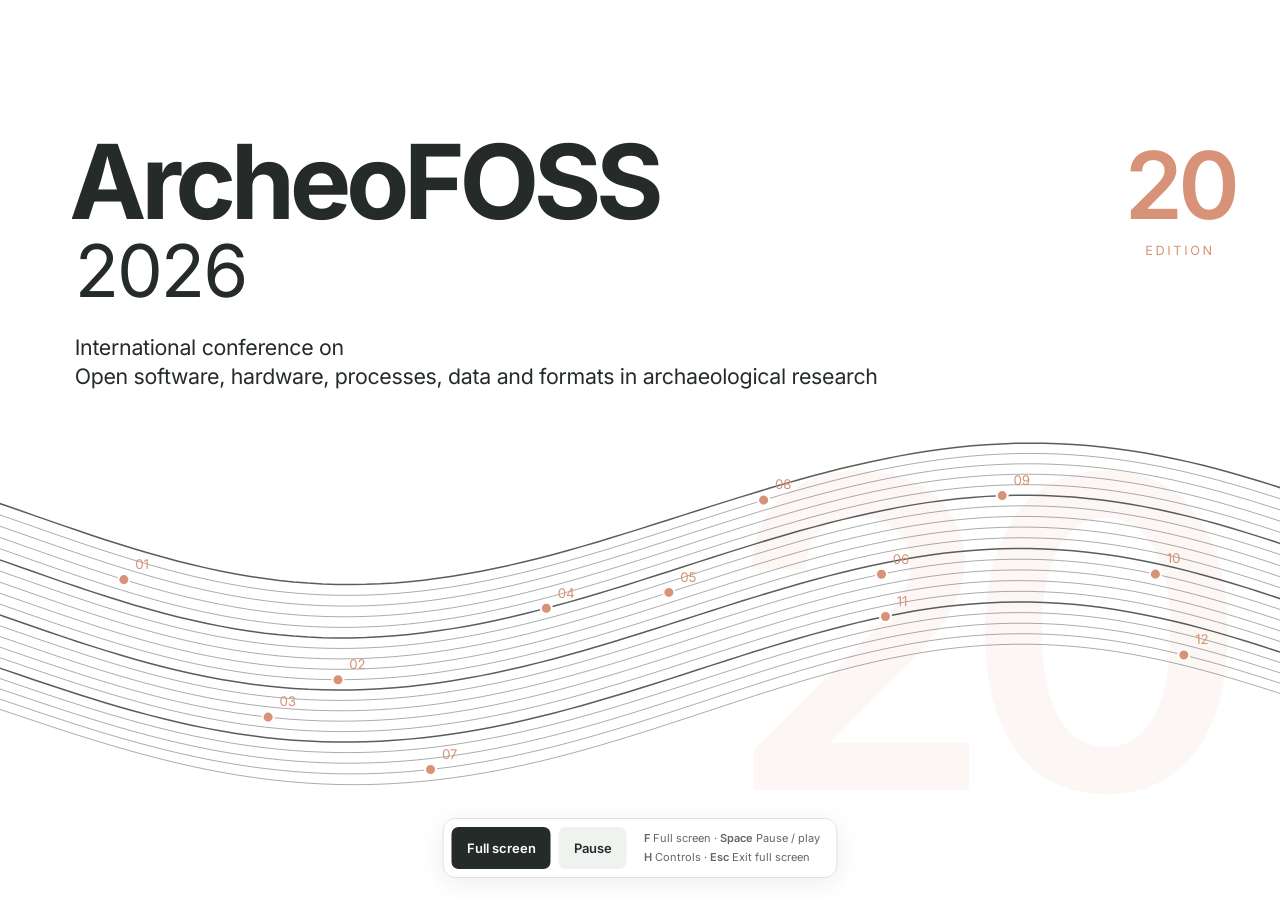
<file: af2026/mediakit/assets/source/screensaver-master.html>
<!DOCTYPE html>
<html lang="en-GB">
<head>
<meta charset="utf-8">
<meta name="viewport" content="width=device-width,initial-scale=1,viewport-fit=cover">
<meta name="theme-color" content="#FFFFFF">
<meta name="description" content="ArcheoFOSS 2026. International conference on Open software, hardware, processes, data and formats in archaeological research. A seamless animated cover for conference projection.">
<title>ArcheoFOSS 2026 — Living cover</title>
<style>
@font-face{font-family:AFInter;src:url([data-uri]) format('woff2');font-weight:400;font-style:normal;font-display:block}
@font-face{font-family:AFInter;src:url([data-uri]) format('woff2');font-weight:600;font-style:normal;font-display:block}
@font-face{font-family:AFInter;src:url([data-uri]) format('woff2');font-weight:700;font-style:normal;font-display:block}
:root{color-scheme:light;--paper:#fff;--ink:#252B29;--accent:#D89277}
*{box-sizing:border-box}
html,body{margin:0;width:100%;height:100%;overflow:hidden;background:var(--paper)}
body{font-family:AFInter,Arial,sans-serif;color:var(--ink);overscroll-behavior:none}
#cover{position:fixed;inset:0;display:grid;place-items:center;background:var(--paper);isolation:isolate}
#artwork{display:block;width:100%;height:100%;overflow:hidden;font-family:AFInter,Arial,sans-serif;text-rendering:geometricPrecision}
.brand{font-size:155px;font-weight:700;letter-spacing:-8px;fill:var(--ink)}
.year{font-size:109px;font-weight:400;letter-spacing:-3px;fill:var(--ink)}
.subtitle{font-size:32px;font-weight:400;letter-spacing:-.45px;fill:var(--ink)}
.edition-number{font-size:140px;font-weight:600;letter-spacing:-7px;fill:var(--accent)}
.edition-label{font-size:19px;font-weight:400;letter-spacing:4px;fill:var(--accent)}
.watermark{font-size:650px;font-weight:600;letter-spacing:-48px;fill:var(--accent);opacity:.065}
.thread{fill:none;stroke:var(--ink);stroke-linecap:round;stroke-linejoin:round}
.node-dot{fill:var(--accent);stroke:var(--paper);stroke-width:3}
.node-label{fill:var(--accent);font-size:20px;font-weight:400;letter-spacing:-.3px}
.chrome{position:fixed;left:50%;bottom:max(22px,env(safe-area-inset-bottom));transform:translateX(-50%);z-index:10;display:flex;align-items:center;gap:8px;padding:8px;border:1px solid #dce0dc;border-radius:13px;background:rgba(255,255,255,.97);box-shadow:0 5px 24px rgba(37,43,41,.08);opacity:0;visibility:hidden;transition:opacity .25s,visibility .25s;max-width:calc(100vw - 24px);white-space:nowrap}
body.show-controls .chrome,.chrome:focus-within{opacity:1;visibility:visible}
.chrome button{font:600 13px/1.25 AFInter,Arial,sans-serif;min-height:42px;padding:11px 15px;border:0;border-radius:7px;background:#f0f2ef;color:var(--ink);cursor:pointer;white-space:nowrap}
.chrome button:hover{background:#e5e9e3}
.chrome button:focus-visible{outline:2px solid var(--accent);outline-offset:3px}
.chrome .primary{background:var(--ink);color:#fff}
.chrome .primary:hover{background:#3b443f}
.chrome .shortcuts{font-size:11px;color:#60685f;padding:0 9px;line-height:1.7}
.chrome kbd{font:600 11px AFInter,Arial,sans-serif}
.sr-only{position:absolute;width:1px;height:1px;padding:0;margin:-1px;overflow:hidden;clip:rect(0,0,0,0);white-space:nowrap;border:0}
#notice{position:fixed;bottom:105px;left:50%;transform:translateX(-50%);z-index:11;max-width:calc(100vw - 32px);padding:12px 16px;border-radius:8px;background:#252B29;color:#fff;font-size:13px;text-align:center}
#notice[hidden]{display:none}
body.hide-cursor,body.hide-cursor #cover{cursor:none}
@media(max-width:680px){.chrome{gap:6px;padding:6px;bottom:max(12px,env(safe-area-inset-bottom))}.chrome .shortcuts{display:none}.chrome button{font-size:12px;padding:11px 12px;min-height:44px}}
@media(prefers-reduced-motion:reduce){.chrome{transition:none}}
@media print{.chrome{display:none}#cover{position:static}html,body{overflow:visible}}
</style>
</head>
<body>
<main id="cover" aria-label="ArcheoFOSS 2026, twentieth edition. Animated cover.">
<svg id="artwork" xmlns="http://www.w3.org/2000/svg" viewBox="0 0 1920 1080" preserveAspectRatio="xMidYMid meet" role="img" aria-labelledby="art-title art-desc">
 <title id="art-title">ArcheoFOSS 2026 — 20th edition</title>
 <desc id="art-desc">International conference on Open software, hardware, processes, data and formats in archaeological research. Twenty stratigraphic layers are excavated upward. When they disappear, only twelve numbered points remain and blink once in sync. During deposition the points illuminate one at a time and stay lit.</desc>
 <rect width="1920" height="1080" fill="#FFFFFF"/>
 <text class="watermark" x="1088" y="1050" aria-hidden="true">20</text>
 <g id="threads" aria-hidden="true"></g>
 <g id="nodes" aria-hidden="true"></g>
 <g id="typography">
  <text class="brand" x="104" y="193">ArcheoFOSS</text>
  <text class="year" x="112" y="311">2026</text>
  <text class="subtitle" x="112" y="397">International conference on</text>
  <text class="subtitle" x="112" y="441">Open software, hardware, processes, data and formats in archaeological research</text>
  <text class="edition-number" x="1770" y="193" text-anchor="middle">20</text>
  <text class="edition-label" x="1770" y="247" text-anchor="middle">EDITION</text>
 </g>
</svg>
</main>
<nav class="chrome" aria-label="Projection controls">
 <button type="button" id="fullscreen" class="primary" aria-label="Enter full screen">Full screen</button>
 <button type="button" id="motion" aria-pressed="false" aria-label="Pause animation">Pause</button>
 <div class="shortcuts"><kbd>F</kbd> Full screen · <kbd>Space</kbd> Pause / play<br><kbd>H</kbd> Controls · <kbd>Esc</kbd> Exit full screen</div>
</nav>
<div id="status" class="sr-only" aria-live="polite"></div>
<div id="notice" hidden></div>
<noscript>Please enable JavaScript in your browser to play this animation.</noscript>
<script>
(()=>{
 'use strict';
 const SVG_NS='http://www.w3.org/2000/svg';
 const CYCLE=48000;
 const TAU=Math.PI*2;
 const $=id=>document.getElementById(id);
 const stage=$('cover'),threads=$('threads'),nodes=$('nodes');
 const motionButton=$('motion'),fullButton=$('fullscreen'),status=$('status');
 const reduced=window.matchMedia('(prefers-reduced-motion: reduce)');
 const pathEls=[],nodeEls=[];
 const stations=[
  {u:.110,line:3},{u:.266,line:9},{u:.211,line:13},
  {u:.422,line:5},{u:.519,line:7},{u:.685,line:11},
  {u:.350,line:18},{u:.602,line:1},{u:.779,line:5},
  {u:.889,line:11},{u:.680,line:15},{u:.901,line:18}
 ];
 function el(name,attrs,parent){
  const item=document.createElementNS(SVG_NS,name);
  for(const [key,value] of Object.entries(attrs))item.setAttribute(key,String(value));
  parent.appendChild(item);return item;
 }
 for(let i=0;i<20;i++)pathEls.push(el('path',{class:'thread','stroke-width':i%5===0?2.25:1.25,opacity:i%5===0?.76:.47},threads));
 for(let i=0;i<12;i++){
  const group=el('g',{'data-node':String(i+1).padStart(2,'0')},nodes);
  const circle=el('circle',{class:'node-dot',r:8.3,cx:0,cy:0},group);
  const label=el('text',{class:'node-label',x:17,y:-16},group);
  label.textContent=String(i+1).padStart(2,'0');nodeEls.push({group,circle,label});
 }
 function xFor(u){return -36+1992*u;}
 function yFor(i,u,phase){
  const spatial=TAU*u-.25;
  const amp=100+i*.58;
  return 635+i*16+amp*Math.sin(spatial+.018*Math.sin(phase))
   +6*Math.sin(spatial+phase+i*.14)
   +2.4*Math.sin(2*spatial-2*phase+i*.09);
 }
 const smooth=t=>{const v=Math.min(1,Math.max(0,t));return v*v*(3-2*v);};
 // Each layer is excavated from the top down and deposited from the bottom up.
 // A node lights up as soon as its corresponding layer has settled and stays lit.
 const layerState=(i,t)=>{
  const removalStart=.055+i*.0168;
  const depositStart=.525+(19-i)*.0168;
  const travel=.073;
  if(t<removalStart)return 1;
  if(t<removalStart+travel)return 1-smooth((t-removalStart)/travel);
  if(t<depositStart)return 0;
  if(t<depositStart+travel)return smooth((t-depositStart)/travel);
  return 1;
 };
 function draw(milliseconds){
  const cycle=((milliseconds%CYCLE)+CYCLE)%CYCLE;
  const t=cycle/CYCLE,phase=t*TAU;
  const states=[];
  for(let i=0;i<20;i++){
   const settled=layerState(i,t);states.push(settled);
   // Layers travel upward when removed and descend to their original positions.
   const lift=(1-settled)*230;
   let d='';for(let k=0;k<=92;k++){
    const u=k/92;
    d+=(k?'L':'M')+xFor(u).toFixed(2)+','+(yFor(i,u,phase)-lift).toFixed(2);
   }
   pathEls[i].setAttribute('d',d);
   pathEls[i].setAttribute('opacity',((i%5===0?.76:.47)*smooth(settled)).toFixed(3));
  }
  for(let i=0;i<stations.length;i++){
   const station=stations[i];
   const u=station.u+.009*Math.sin(phase+i*.67);
   const x=xFor(u),y=yFor(station.line,u,phase);
   const settled=states[station.line];
   nodeEls[i].group.setAttribute('transform',`translate(${x.toFixed(2)} ${y.toFixed(2)})`);
   // When all layers have vanished, show ONLY the numbered points, blinking once together.
   // During deposition each point turns on with its layer and stays illuminated.
   const pointsOnly=t>=.452&&t<.525;
   const blink=pointsOnly ? Math.pow(Math.sin(Math.PI*Math.min(1,Math.max(0,(t-.452)/(.525-.452)))),2) : 0;
   const lit=smooth((settled-.72)/.28);
   const visibility=pointsOnly?blink:lit;
   nodeEls[i].group.setAttribute('opacity',visibility.toFixed(3));
   nodeEls[i].circle.setAttribute('r',(8.3+(pointsOnly?2.3*blink:3.2*lit*(1-lit))).toFixed(2));
  }

 }
 let paused=reduced.matches,frozenAt=0,origin=performance.now(),raf=0,lastFrame=-Infinity;
 let controlsTimer=0,pointerX=null,pointerY=null;
 const elapsed=()=>paused?frozenAt:performance.now()-origin;
 function updateMotionUI(){
  motionButton.textContent=paused?'Play':'Pause';
  motionButton.setAttribute('aria-label',paused?'Play animation':'Pause animation');
  motionButton.setAttribute('aria-pressed',String(paused));
 }
 function frame(now){
  if(paused||document.hidden)return;
  if(now-lastFrame>=1000/30-1){draw(now-origin);lastFrame=now;}
  raf=requestAnimationFrame(frame);
 }
 function play(){
  if(!paused)return;paused=false;origin=performance.now()-frozenAt;lastFrame=-Infinity;
  updateMotionUI();cancelAnimationFrame(raf);raf=requestAnimationFrame(frame);status.textContent='Animation playing.';
 }
 function pause(){
  if(paused)return;frozenAt=elapsed();paused=true;cancelAnimationFrame(raf);draw(frozenAt);
  updateMotionUI();status.textContent='Animation paused.';
 }
 function toggleMotion(){paused?play():pause();}
 function seek(milliseconds){
  if(!Number.isFinite(milliseconds))return;
  frozenAt=milliseconds;origin=performance.now()-milliseconds;draw(milliseconds);
 }
 function hideControls(force=false){
  if(force&&document.activeElement&&document.activeElement.closest('.chrome'))document.activeElement.blur();
  document.body.classList.remove('show-controls');document.body.classList.add('hide-cursor');
 }
 function showControls(timeout=3400){
  clearTimeout(controlsTimer);document.body.classList.add('show-controls');document.body.classList.remove('hide-cursor');
  if(timeout>0)controlsTimer=setTimeout(hideControls,timeout);
 }
 async function toggleFullscreen(){
  function fallback(){
   const message='Use your browser’s full-screen command.';
   status.textContent=message;$('notice').textContent=message;$('notice').hidden=false;
   setTimeout(()=>{$('notice').hidden=true;},5000);
  }
  try{
   if(document.fullscreenElement){await document.exitFullscreen();}
   else if(document.documentElement.requestFullscreen){await document.documentElement.requestFullscreen({navigationUI:'hide'});}
   else if(document.documentElement.webkitRequestFullscreen){document.documentElement.webkitRequestFullscreen();}
   else{fallback();}
  }catch(error){fallback();}
  showControls();
 }
 fullButton.addEventListener('click',event=>{if(event.detail>0)fullButton.blur();toggleFullscreen();});
 motionButton.addEventListener('click',event=>{if(event.detail>0)motionButton.blur();toggleMotion();showControls();});
 document.addEventListener('fullscreenchange',()=>{
  const full=!!document.fullscreenElement;fullButton.textContent=full?'Exit full screen':'Full screen';
  fullButton.setAttribute('aria-label',full?'Exit full screen':'Enter full screen');
 });
 document.addEventListener('pointermove',event=>{
  if(event.clientX===pointerX&&event.clientY===pointerY)return;
  pointerX=event.clientX;pointerY=event.clientY;showControls();
 },{passive:true});
 stage.addEventListener('pointerdown',()=>showControls());
 document.addEventListener('keydown',event=>{
  if(event.altKey||event.ctrlKey||event.metaKey||event.repeat)return;
  if(event.key.toLowerCase()==='f'){event.preventDefault();toggleFullscreen();}
  else if(event.code==='Space'&&!event.target.closest('button')){event.preventDefault();toggleMotion();showControls();}
  else if(event.key.toLowerCase()==='h'){
   event.preventDefault();document.body.classList.contains('show-controls')?hideControls(true):showControls();
  }else if(event.key==='Tab'){showControls(0);}
 });
 document.querySelector('.chrome').addEventListener('focusout',event=>{
  if(!event.currentTarget.contains(event.relatedTarget))showControls();
 });
 document.addEventListener('visibilitychange',()=>{
  cancelAnimationFrame(raf);if(!document.hidden&&!paused){lastFrame=-Infinity;raf=requestAnimationFrame(frame);}
 });
 reduced.addEventListener('change',event=>{if(event.matches)pause();});
 // Deterministic controls also allow checking the seam without waiting for a full cycle.
 window.ArcheoFOSSCover=Object.freeze({
  version:'1.3-single-synchronized-blink',cycleMilliseconds:CYCLE,play,pause,seek,
  get paused(){return paused;},get currentTime(){return elapsed();}
 });
 draw(0);updateMotionUI();showControls(4800);
 if(!paused)raf=requestAnimationFrame(frame);
})();
</script>
</body>
</html>
</file>
<file: af2026graphic/vendor/reveal/reveal.css>
/**
 * reveal.js 5.2.0
 * https://revealjs.com
 * MIT licensed
 *
 * Copyright (C) 2011-2024 Hakim El Hattab, https://hakim.se
 */

.reveal .r-stretch,.reveal .stretch{max-width:none;max-height:none}.reveal pre.r-stretch code,.reveal pre.stretch code{height:100%;max-height:100%;box-sizing:border-box}.reveal .r-fit-text{display:inline-block;white-space:nowrap}.reveal .r-stack{display:grid;grid-template-rows:100%}.reveal .r-stack>*{grid-area:1/1;margin:auto}.reveal .r-hstack,.reveal .r-vstack{display:flex}.reveal .r-hstack img,.reveal .r-hstack video,.reveal .r-vstack img,.reveal .r-vstack video{min-width:0;min-height:0;object-fit:contain}.reveal .r-vstack{flex-direction:column;align-items:center;justify-content:center}.reveal .r-hstack{flex-direction:row;align-items:center;justify-content:center}.reveal .items-stretch{align-items:stretch}.reveal .items-start{align-items:flex-start}.reveal .items-center{align-items:center}.reveal .items-end{align-items:flex-end}.reveal .justify-between{justify-content:space-between}.reveal .justify-around{justify-content:space-around}.reveal .justify-start{justify-content:flex-start}.reveal .justify-center{justify-content:center}.reveal .justify-end{justify-content:flex-end}html.reveal-full-page{width:100%;height:100%;height:100vh;height:calc(var(--vh,1vh) * 100);height:100dvh;overflow:hidden}.reveal-viewport{height:100%;overflow:hidden;position:relative;line-height:1;margin:0;background-color:#fff;color:#000;--r-controls-spacing:12px;--r-overlay-header-height:40px;--r-overlay-margin:0px;--r-overlay-padding:6px;--r-overlay-gap:5px}@media screen and (max-width:1024px),(max-height:768px){.reveal-viewport{--r-overlay-header-height:26px}}.reveal-viewport:fullscreen{top:0!important;left:0!important;width:100%!important;height:100%!important;transform:none!important}.reveal .fragment{transition:all .2s ease}.reveal .fragment:not(.custom){opacity:0;visibility:hidden;will-change:opacity}.reveal .fragment.visible{opacity:1;visibility:inherit}.reveal .fragment.disabled{transition:none}.reveal .fragment.grow{opacity:1;visibility:inherit}.reveal .fragment.grow.visible{transform:scale(1.3)}.reveal .fragment.shrink{opacity:1;visibility:inherit}.reveal .fragment.shrink.visible{transform:scale(.7)}.reveal .fragment.zoom-in{transform:scale(.1)}.reveal .fragment.zoom-in.visible{transform:none}.reveal .fragment.fade-out{opacity:1;visibility:inherit}.reveal .fragment.fade-out.visible{opacity:0;visibility:hidden}.reveal .fragment.semi-fade-out{opacity:1;visibility:inherit}.reveal .fragment.semi-fade-out.visible{opacity:.5;visibility:inherit}.reveal .fragment.strike{opacity:1;visibility:inherit}.reveal .fragment.strike.visible{text-decoration:line-through}.reveal .fragment.fade-up{transform:translate(0,40px)}.reveal .fragment.fade-up.visible{transform:translate(0,0)}.reveal .fragment.fade-down{transform:translate(0,-40px)}.reveal .fragment.fade-down.visible{transform:translate(0,0)}.reveal .fragment.fade-right{transform:translate(-40px,0)}.reveal .fragment.fade-right.visible{transform:translate(0,0)}.reveal .fragment.fade-left{transform:translate(40px,0)}.reveal .fragment.fade-left.visible{transform:translate(0,0)}.reveal .fragment.current-visible,.reveal .fragment.fade-in-then-out{opacity:0;visibility:hidden}.reveal .fragment.current-visible.current-fragment,.reveal .fragment.fade-in-then-out.current-fragment{opacity:1;visibility:inherit}.reveal .fragment.fade-in-then-semi-out{opacity:0;visibility:hidden}.reveal .fragment.fade-in-then-semi-out.visible{opacity:.5;visibility:inherit}.reveal .fragment.fade-in-then-semi-out.current-fragment{opacity:1;visibility:inherit}.reveal .fragment.highlight-blue,.reveal .fragment.highlight-current-blue,.reveal .fragment.highlight-current-green,.reveal .fragment.highlight-current-red,.reveal .fragment.highlight-green,.reveal .fragment.highlight-red{opacity:1;visibility:inherit}.reveal .fragment.highlight-red.visible{color:#ff2c2d}.reveal .fragment.highlight-green.visible{color:#17ff2e}.reveal .fragment.highlight-blue.visible{color:#1b91ff}.reveal .fragment.highlight-current-red.current-fragment{color:#ff2c2d}.reveal .fragment.highlight-current-green.current-fragment{color:#17ff2e}.reveal .fragment.highlight-current-blue.current-fragment{color:#1b91ff}.reveal:after{content:"";font-style:italic}.reveal iframe{z-index:1}.reveal a{position:relative}@keyframes bounce-right{0%,10%,25%,40%,50%{transform:translateX(0)}20%{transform:translateX(10px)}30%{transform:translateX(-5px)}}@keyframes bounce-left{0%,10%,25%,40%,50%{transform:translateX(0)}20%{transform:translateX(-10px)}30%{transform:translateX(5px)}}@keyframes bounce-down{0%,10%,25%,40%,50%{transform:translateY(0)}20%{transform:translateY(10px)}30%{transform:translateY(-5px)}}.reveal .controls{display:none;position:absolute;top:auto;bottom:var(--r-controls-spacing);right:var(--r-controls-spacing);left:auto;z-index:11;color:#000;pointer-events:none;font-size:10px}.reveal .controls button{position:absolute;padding:0;background-color:transparent;border:0;outline:0;cursor:pointer;color:currentColor;transform:scale(.9999);transition:color .2s ease,opacity .2s ease,transform .2s ease;z-index:2;pointer-events:auto;font-size:inherit;visibility:hidden;opacity:0;-webkit-appearance:none;-webkit-tap-highlight-color:transparent}.reveal .controls .controls-arrow:after,.reveal .controls .controls-arrow:before{content:"";position:absolute;top:0;left:0;width:2.6em;height:.5em;border-radius:.25em;background-color:currentColor;transition:all .15s ease,background-color .8s ease;transform-origin:.2em 50%;will-change:transform}.reveal .controls .controls-arrow{position:relative;width:3.6em;height:3.6em}.reveal .controls .controls-arrow:before{transform:translateX(.5em) translateY(1.55em) rotate(45deg)}.reveal .controls .controls-arrow:after{transform:translateX(.5em) translateY(1.55em) rotate(-45deg)}.reveal .controls .controls-arrow:hover:before{transform:translateX(.5em) translateY(1.55em) rotate(40deg)}.reveal .controls .controls-arrow:hover:after{transform:translateX(.5em) translateY(1.55em) rotate(-40deg)}.reveal .controls .controls-arrow:active:before{transform:translateX(.5em) translateY(1.55em) rotate(36deg)}.reveal .controls .controls-arrow:active:after{transform:translateX(.5em) translateY(1.55em) rotate(-36deg)}.reveal .controls .navigate-left{right:6.4em;bottom:3.2em;transform:translateX(-10px)}.reveal .controls .navigate-left.highlight{animation:bounce-left 2s 50 both ease-out}.reveal .controls .navigate-right{right:0;bottom:3.2em;transform:translateX(10px)}.reveal .controls .navigate-right .controls-arrow{transform:rotate(180deg)}.reveal .controls .navigate-right.highlight{animation:bounce-right 2s 50 both ease-out}.reveal .controls .navigate-up{right:3.2em;bottom:6.4em;transform:translateY(-10px)}.reveal .controls .navigate-up .controls-arrow{transform:rotate(90deg)}.reveal .controls .navigate-down{right:3.2em;bottom:-1.4em;padding-bottom:1.4em;transform:translateY(10px)}.reveal .controls .navigate-down .controls-arrow{transform:rotate(-90deg)}.reveal .controls .navigate-down.highlight{animation:bounce-down 2s 50 both ease-out}.reveal .controls[data-controls-back-arrows=faded] .navigate-up.enabled{opacity:.3}.reveal .controls[data-controls-back-arrows=faded] .navigate-up.enabled:hover{opacity:1}.reveal .controls[data-controls-back-arrows=hidden] .navigate-up.enabled{opacity:0;visibility:hidden}.reveal .controls .enabled{visibility:visible;opacity:.9;cursor:pointer;transform:none}.reveal .controls .enabled.fragmented{opacity:.5}.reveal .controls .enabled.fragmented:hover,.reveal .controls .enabled:hover{opacity:1}.reveal:not(.rtl) .controls[data-controls-back-arrows=faded] .navigate-left.enabled{opacity:.3}.reveal:not(.rtl) .controls[data-controls-back-arrows=faded] .navigate-left.enabled:hover{opacity:1}.reveal:not(.rtl) .controls[data-controls-back-arrows=hidden] .navigate-left.enabled{opacity:0;visibility:hidden}.reveal.rtl .controls[data-controls-back-arrows=faded] .navigate-right.enabled{opacity:.3}.reveal.rtl .controls[data-controls-back-arrows=faded] .navigate-right.enabled:hover{opacity:1}.reveal.rtl .controls[data-controls-back-arrows=hidden] .navigate-right.enabled{opacity:0;visibility:hidden}.reveal[data-navigation-mode=linear].has-horizontal-slides .navigate-down,.reveal[data-navigation-mode=linear].has-horizontal-slides .navigate-up{display:none}.reveal:not(.has-vertical-slides) .controls .navigate-left,.reveal[data-navigation-mode=linear].has-horizontal-slides .navigate-left{bottom:1.4em;right:5.5em}.reveal:not(.has-vertical-slides) .controls .navigate-right,.reveal[data-navigation-mode=linear].has-horizontal-slides .navigate-right{bottom:1.4em;right:.5em}.reveal:not(.has-horizontal-slides) .controls .navigate-up{right:1.4em;bottom:5em}.reveal:not(.has-horizontal-slides) .controls .navigate-down{right:1.4em;bottom:.5em}.reveal.has-dark-background .controls{color:#fff}.reveal.has-light-background .controls{color:#000}.reveal.no-hover .controls .controls-arrow:active:before,.reveal.no-hover .controls .controls-arrow:hover:before{transform:translateX(.5em) translateY(1.55em) rotate(45deg)}.reveal.no-hover .controls .controls-arrow:active:after,.reveal.no-hover .controls .controls-arrow:hover:after{transform:translateX(.5em) translateY(1.55em) rotate(-45deg)}@media screen and (min-width:500px){.reveal-viewport{--r-controls-spacing:0.8em}.reveal .controls[data-controls-layout=edges]{top:0;right:0;bottom:0;left:0}.reveal .controls[data-controls-layout=edges] .navigate-down,.reveal .controls[data-controls-layout=edges] .navigate-left,.reveal .controls[data-controls-layout=edges] .navigate-right,.reveal .controls[data-controls-layout=edges] .navigate-up{bottom:auto;right:auto}.reveal .controls[data-controls-layout=edges] .navigate-left{top:50%;left:var(--r-controls-spacing);margin-top:-1.8em}.reveal .controls[data-controls-layout=edges] .navigate-right{top:50%;right:var(--r-controls-spacing);margin-top:-1.8em}.reveal .controls[data-controls-layout=edges] .navigate-up{top:var(--r-controls-spacing);left:50%;margin-left:-1.8em}.reveal .controls[data-controls-layout=edges] .navigate-down{bottom:calc(var(--r-controls-spacing) - 1.4em + .3em);left:50%;margin-left:-1.8em}}.reveal .progress{position:absolute;display:none;height:3px;width:100%;bottom:0;left:0;z-index:10;background-color:rgba(0,0,0,.2);color:#fff}.reveal .progress:after{content:"";display:block;position:absolute;height:10px;width:100%;top:-10px}.reveal .progress span{display:block;height:100%;width:100%;background-color:currentColor;transition:transform .8s cubic-bezier(.26,.86,.44,.985);transform-origin:0 0;transform:scaleX(0)}.reveal .slide-number{position:absolute;display:block;right:8px;bottom:8px;z-index:31;font-family:Helvetica,sans-serif;font-size:12px;line-height:1;color:#fff;background-color:rgba(0,0,0,.4);padding:5px}.reveal .slide-number a{color:currentColor}.reveal .slide-number-delimiter{margin:0 3px}.reveal{position:relative;width:100%;height:100%;overflow:hidden;touch-action:pinch-zoom}.reveal.embedded{touch-action:pan-y}.reveal.embedded.is-vertical-slide{touch-action:none}.reveal .slides{position:absolute;width:100%;height:100%;top:0;right:0;bottom:0;left:0;margin:auto;pointer-events:none;overflow:visible;z-index:1;text-align:center;perspective:600px;perspective-origin:50% 40%}.reveal .slides>section{perspective:600px}.reveal .slides>section,.reveal .slides>section>section{display:none;position:absolute;width:100%;pointer-events:auto;z-index:10;transform-style:flat;transition:transform-origin .8s cubic-bezier(.26,.86,.44,.985),transform .8s cubic-bezier(.26,.86,.44,.985),visibility .8s cubic-bezier(.26,.86,.44,.985),opacity .8s cubic-bezier(.26,.86,.44,.985)}.reveal[data-transition-speed=fast] .slides section{transition-duration:.4s}.reveal[data-transition-speed=slow] .slides section{transition-duration:1.2s}.reveal .slides section[data-transition-speed=fast]{transition-duration:.4s}.reveal .slides section[data-transition-speed=slow]{transition-duration:1.2s}.reveal .slides>section.stack{padding-top:0;padding-bottom:0;pointer-events:none;height:100%}.reveal .slides>section.present,.reveal .slides>section>section.present{display:block;z-index:11;opacity:1}.reveal .slides>section:empty,.reveal .slides>section>section:empty,.reveal .slides>section>section[data-background-interactive],.reveal .slides>section[data-background-interactive]{pointer-events:none}.reveal.center,.reveal.center .slides,.reveal.center .slides section{min-height:0!important}.reveal .slides>section:not(.present),.reveal .slides>section>section:not(.present){pointer-events:none}.reveal.overview .slides>section,.reveal.overview .slides>section>section{pointer-events:auto}.reveal .slides>section.future,.reveal .slides>section.future>section,.reveal .slides>section.past,.reveal .slides>section.past>section,.reveal .slides>section>section.future,.reveal .slides>section>section.past{opacity:0}.reveal .slides>section[data-transition=slide].past,.reveal .slides>section[data-transition~=slide-out].past,.reveal.slide .slides>section:not([data-transition]).past{transform:translate(-150%,0)}.reveal .slides>section[data-transition=slide].future,.reveal .slides>section[data-transition~=slide-in].future,.reveal.slide .slides>section:not([data-transition]).future{transform:translate(150%,0)}.reveal .slides>section>section[data-transition=slide].past,.reveal .slides>section>section[data-transition~=slide-out].past,.reveal.slide .slides>section>section:not([data-transition]).past{transform:translate(0,-150%)}.reveal .slides>section>section[data-transition=slide].future,.reveal .slides>section>section[data-transition~=slide-in].future,.reveal.slide .slides>section>section:not([data-transition]).future{transform:translate(0,150%)}.reveal .slides>section[data-transition=linear].past,.reveal .slides>section[data-transition~=linear-out].past,.reveal.linear .slides>section:not([data-transition]).past{transform:translate(-150%,0)}.reveal .slides>section[data-transition=linear].future,.reveal .slides>section[data-transition~=linear-in].future,.reveal.linear .slides>section:not([data-transition]).future{transform:translate(150%,0)}.reveal .slides>section>section[data-transition=linear].past,.reveal .slides>section>section[data-transition~=linear-out].past,.reveal.linear .slides>section>section:not([data-transition]).past{transform:translate(0,-150%)}.reveal .slides>section>section[data-transition=linear].future,.reveal .slides>section>section[data-transition~=linear-in].future,.reveal.linear .slides>section>section:not([data-transition]).future{transform:translate(0,150%)}.reveal .slides section[data-transition=default].stack,.reveal.default .slides section.stack{transform-style:preserve-3d}.reveal .slides>section[data-transition=default].past,.reveal .slides>section[data-transition~=default-out].past,.reveal.default .slides>section:not([data-transition]).past{transform:translate3d(-100%,0,0) rotateY(-90deg) translate3d(-100%,0,0)}.reveal .slides>section[data-transition=default].future,.reveal .slides>section[data-transition~=default-in].future,.reveal.default .slides>section:not([data-transition]).future{transform:translate3d(100%,0,0) rotateY(90deg) translate3d(100%,0,0)}.reveal .slides>section>section[data-transition=default].past,.reveal .slides>section>section[data-transition~=default-out].past,.reveal.default .slides>section>section:not([data-transition]).past{transform:translate3d(0,-300px,0) rotateX(70deg) translate3d(0,-300px,0)}.reveal .slides>section>section[data-transition=default].future,.reveal .slides>section>section[data-transition~=default-in].future,.reveal.default .slides>section>section:not([data-transition]).future{transform:translate3d(0,300px,0) rotateX(-70deg) translate3d(0,300px,0)}.reveal .slides section[data-transition=convex].stack,.reveal.convex .slides section.stack{transform-style:preserve-3d}.reveal .slides>section[data-transition=convex].past,.reveal .slides>section[data-transition~=convex-out].past,.reveal.convex .slides>section:not([data-transition]).past{transform:translate3d(-100%,0,0) rotateY(-90deg) translate3d(-100%,0,0)}.reveal .slides>section[data-transition=convex].future,.reveal .slides>section[data-transition~=convex-in].future,.reveal.convex .slides>section:not([data-transition]).future{transform:translate3d(100%,0,0) rotateY(90deg) translate3d(100%,0,0)}.reveal .slides>section>section[data-transition=convex].past,.reveal .slides>section>section[data-transition~=convex-out].past,.reveal.convex .slides>section>section:not([data-transition]).past{transform:translate3d(0,-300px,0) rotateX(70deg) translate3d(0,-300px,0)}.reveal .slides>section>section[data-transition=convex].future,.reveal .slides>section>section[data-transition~=convex-in].future,.reveal.convex .slides>section>section:not([data-transition]).future{transform:translate3d(0,300px,0) rotateX(-70deg) translate3d(0,300px,0)}.reveal .slides section[data-transition=concave].stack,.reveal.concave .slides section.stack{transform-style:preserve-3d}.reveal .slides>section[data-transition=concave].past,.reveal .slides>section[data-transition~=concave-out].past,.reveal.concave .slides>section:not([data-transition]).past{transform:translate3d(-100%,0,0) rotateY(90deg) translate3d(-100%,0,0)}.reveal .slides>section[data-transition=concave].future,.reveal .slides>section[data-transition~=concave-in].future,.reveal.concave .slides>section:not([data-transition]).future{transform:translate3d(100%,0,0) rotateY(-90deg) translate3d(100%,0,0)}.reveal .slides>section>section[data-transition=concave].past,.reveal .slides>section>section[data-transition~=concave-out].past,.reveal.concave .slides>section>section:not([data-transition]).past{transform:translate3d(0,-80%,0) rotateX(-70deg) translate3d(0,-80%,0)}.reveal .slides>section>section[data-transition=concave].future,.reveal .slides>section>section[data-transition~=concave-in].future,.reveal.concave .slides>section>section:not([data-transition]).future{transform:translate3d(0,80%,0) rotateX(70deg) translate3d(0,80%,0)}.reveal .slides section[data-transition=zoom],.reveal.zoom .slides section:not([data-transition]){transition-timing-function:ease}.reveal .slides>section[data-transition=zoom].past,.reveal .slides>section[data-transition~=zoom-out].past,.reveal.zoom .slides>section:not([data-transition]).past{visibility:hidden;transform:scale(16)}.reveal .slides>section[data-transition=zoom].future,.reveal .slides>section[data-transition~=zoom-in].future,.reveal.zoom .slides>section:not([data-transition]).future{visibility:hidden;transform:scale(.2)}.reveal .slides>section>section[data-transition=zoom].past,.reveal .slides>section>section[data-transition~=zoom-out].past,.reveal.zoom .slides>section>section:not([data-transition]).past{transform:scale(16)}.reveal .slides>section>section[data-transition=zoom].future,.reveal .slides>section>section[data-transition~=zoom-in].future,.reveal.zoom .slides>section>section:not([data-transition]).future{transform:scale(.2)}.reveal.cube .slides{perspective:1300px}.reveal.cube .slides section{padding:30px;min-height:700px;backface-visibility:hidden;box-sizing:border-box;transform-style:preserve-3d}.reveal.center.cube .slides section{min-height:0}.reveal.cube .slides section:not(.stack):before{content:"";position:absolute;display:block;width:100%;height:100%;left:0;top:0;background:rgba(0,0,0,.1);border-radius:4px;transform:translateZ(-20px)}.reveal.cube .slides section:not(.stack):after{content:"";position:absolute;display:block;width:90%;height:30px;left:5%;bottom:0;background:0 0;z-index:1;border-radius:4px;box-shadow:0 95px 25px rgba(0,0,0,.2);transform:translateZ(-90px) rotateX(65deg)}.reveal.cube .slides>section.stack{padding:0;background:0 0}.reveal.cube .slides>section.past{transform-origin:100% 0;transform:translate3d(-100%,0,0) rotateY(-90deg)}.reveal.cube .slides>section.future{transform-origin:0 0;transform:translate3d(100%,0,0) rotateY(90deg)}.reveal.cube .slides>section>section.past{transform-origin:0 100%;transform:translate3d(0,-100%,0) rotateX(90deg)}.reveal.cube .slides>section>section.future{transform-origin:0 0;transform:translate3d(0,100%,0) rotateX(-90deg)}.reveal.page .slides{perspective-origin:0 50%;perspective:3000px}.reveal.page .slides section{padding:30px;min-height:700px;box-sizing:border-box;transform-style:preserve-3d}.reveal.page .slides section.past{z-index:12}.reveal.page .slides section:not(.stack):before{content:"";position:absolute;display:block;width:100%;height:100%;left:0;top:0;background:rgba(0,0,0,.1);transform:translateZ(-20px)}.reveal.page .slides section:not(.stack):after{content:"";position:absolute;display:block;width:90%;height:30px;left:5%;bottom:0;background:0 0;z-index:1;border-radius:4px;box-shadow:0 95px 25px rgba(0,0,0,.2);transform:translateZ(-90px) rotateX(65deg)}.reveal.page .slides>section.stack{padding:0;background:0 0}.reveal.page .slides>section.past{transform-origin:0 0;transform:translate3d(-40%,0,0) rotateY(-80deg)}.reveal.page .slides>section.future{transform-origin:100% 0;transform:translate3d(0,0,0)}.reveal.page .slides>section>section.past{transform-origin:0 0;transform:translate3d(0,-40%,0) rotateX(80deg)}.reveal.page .slides>section>section.future{transform-origin:0 100%;transform:translate3d(0,0,0)}.reveal .slides section[data-transition=fade],.reveal.fade .slides section:not([data-transition]),.reveal.fade .slides>section>section:not([data-transition]){transform:none;transition:opacity .5s}.reveal.fade.overview .slides section,.reveal.fade.overview .slides>section>section{transition:none}.reveal .slides section[data-transition=none],.reveal.none .slides section:not([data-transition]){transform:none;transition:none}.reveal .pause-overlay{position:absolute;top:0;left:0;width:100%;height:100%;background:#000;visibility:hidden;opacity:0;z-index:100;transition:all 1s ease}.reveal .pause-overlay .resume-button{position:absolute;bottom:20px;right:20px;color:#ccc;border-radius:2px;padding:6px 14px;border:2px solid #ccc;font-size:16px;background:0 0;cursor:pointer}.reveal .pause-overlay .resume-button:hover{color:#fff;border-color:#fff}.reveal.paused .pause-overlay{visibility:visible;opacity:1}.reveal .no-transition,.reveal .no-transition *,.reveal .slides.disable-slide-transitions section{transition:none!important}.reveal .slides.disable-slide-transitions section{transform:none!important}.reveal .backgrounds{position:absolute;width:100%;height:100%;top:0;left:0;perspective:600px}.reveal .slide-background{display:none;position:absolute;width:100%;height:100%;opacity:0;visibility:hidden;overflow:hidden;background-color:rgba(0,0,0,0);transition:all .8s cubic-bezier(.26,.86,.44,.985)}.reveal .slide-background-content{position:absolute;width:100%;height:100%;background-position:50% 50%;background-repeat:no-repeat;background-size:cover}.reveal .slide-background.stack{display:block}.reveal .slide-background.present{opacity:1;visibility:visible;z-index:2}.print-pdf .reveal .slide-background{opacity:1!important;visibility:visible!important}.reveal .slide-background video{position:absolute;width:100%;height:100%;max-width:none;max-height:none;top:0;left:0;object-fit:cover}.reveal .slide-background[data-background-size=contain] video{object-fit:contain}.reveal>.backgrounds .slide-background[data-background-transition=none],.reveal[data-background-transition=none]>.backgrounds .slide-background:not([data-background-transition]){transition:none}.reveal>.backgrounds .slide-background[data-background-transition=slide],.reveal[data-background-transition=slide]>.backgrounds .slide-background:not([data-background-transition]){opacity:1}.reveal>.backgrounds .slide-background.past[data-background-transition=slide],.reveal[data-background-transition=slide]>.backgrounds .slide-background.past:not([data-background-transition]){transform:translate(-100%,0)}.reveal>.backgrounds .slide-background.future[data-background-transition=slide],.reveal[data-background-transition=slide]>.backgrounds .slide-background.future:not([data-background-transition]){transform:translate(100%,0)}.reveal>.backgrounds .slide-background>.slide-background.past[data-background-transition=slide],.reveal[data-background-transition=slide]>.backgrounds .slide-background>.slide-background.past:not([data-background-transition]){transform:translate(0,-100%)}.reveal>.backgrounds .slide-background>.slide-background.future[data-background-transition=slide],.reveal[data-background-transition=slide]>.backgrounds .slide-background>.slide-background.future:not([data-background-transition]){transform:translate(0,100%)}.reveal>.backgrounds .slide-background.past[data-background-transition=convex],.reveal[data-background-transition=convex]>.backgrounds .slide-background.past:not([data-background-transition]){opacity:0;transform:translate3d(-100%,0,0) rotateY(-90deg) translate3d(-100%,0,0)}.reveal>.backgrounds .slide-background.future[data-background-transition=convex],.reveal[data-background-transition=convex]>.backgrounds .slide-background.future:not([data-background-transition]){opacity:0;transform:translate3d(100%,0,0) rotateY(90deg) translate3d(100%,0,0)}.reveal>.backgrounds .slide-background>.slide-background.past[data-background-transition=convex],.reveal[data-background-transition=convex]>.backgrounds .slide-background>.slide-background.past:not([data-background-transition]){opacity:0;transform:translate3d(0,-100%,0) rotateX(90deg) translate3d(0,-100%,0)}.reveal>.backgrounds .slide-background>.slide-background.future[data-background-transition=convex],.reveal[data-background-transition=convex]>.backgrounds .slide-background>.slide-background.future:not([data-background-transition]){opacity:0;transform:translate3d(0,100%,0) rotateX(-90deg) translate3d(0,100%,0)}.reveal>.backgrounds .slide-background.past[data-background-transition=concave],.reveal[data-background-transition=concave]>.backgrounds .slide-background.past:not([data-background-transition]){opacity:0;transform:translate3d(-100%,0,0) rotateY(90deg) translate3d(-100%,0,0)}.reveal>.backgrounds .slide-background.future[data-background-transition=concave],.reveal[data-background-transition=concave]>.backgrounds .slide-background.future:not([data-background-transition]){opacity:0;transform:translate3d(100%,0,0) rotateY(-90deg) translate3d(100%,0,0)}.reveal>.backgrounds .slide-background>.slide-background.past[data-background-transition=concave],.reveal[data-background-transition=concave]>.backgrounds .slide-background>.slide-background.past:not([data-background-transition]){opacity:0;transform:translate3d(0,-100%,0) rotateX(-90deg) translate3d(0,-100%,0)}.reveal>.backgrounds .slide-background>.slide-background.future[data-background-transition=concave],.reveal[data-background-transition=concave]>.backgrounds .slide-background>.slide-background.future:not([data-background-transition]){opacity:0;transform:translate3d(0,100%,0) rotateX(90deg) translate3d(0,100%,0)}.reveal>.backgrounds .slide-background[data-background-transition=zoom],.reveal[data-background-transition=zoom]>.backgrounds .slide-background:not([data-background-transition]){transition-timing-function:ease}.reveal>.backgrounds .slide-background.past[data-background-transition=zoom],.reveal[data-background-transition=zoom]>.backgrounds .slide-background.past:not([data-background-transition]){opacity:0;visibility:hidden;transform:scale(16)}.reveal>.backgrounds .slide-background.future[data-background-transition=zoom],.reveal[data-background-transition=zoom]>.backgrounds .slide-background.future:not([data-background-transition]){opacity:0;visibility:hidden;transform:scale(.2)}.reveal>.backgrounds .slide-background>.slide-background.past[data-background-transition=zoom],.reveal[data-background-transition=zoom]>.backgrounds .slide-background>.slide-background.past:not([data-background-transition]){opacity:0;visibility:hidden;transform:scale(16)}.reveal>.backgrounds .slide-background>.slide-background.future[data-background-transition=zoom],.reveal[data-background-transition=zoom]>.backgrounds .slide-background>.slide-background.future:not([data-background-transition]){opacity:0;visibility:hidden;transform:scale(.2)}.reveal[data-transition-speed=fast]>.backgrounds .slide-background{transition-duration:.4s}.reveal[data-transition-speed=slow]>.backgrounds .slide-background{transition-duration:1.2s}.reveal [data-auto-animate-target^=unmatched]{will-change:opacity}.reveal section[data-auto-animate]:not(.stack):not([data-auto-animate=running]) [data-auto-animate-target^=unmatched]{opacity:0}.reveal.overview{perspective-origin:50% 50%;perspective:700px}.reveal.overview .slides section{height:100%;top:0!important;opacity:1!important;overflow:hidden;visibility:visible!important;cursor:pointer;box-sizing:border-box}.reveal.overview .slides section.present,.reveal.overview .slides section:hover{outline:10px solid rgba(150,150,150,.4);outline-offset:10px}.reveal.overview .slides section .fragment{opacity:1;transition:none}.reveal.overview .slides section:after,.reveal.overview .slides section:before{display:none!important}.reveal.overview .slides>section.stack{padding:0;top:0!important;background:0 0;outline:0;overflow:visible}.reveal.overview .backgrounds{perspective:inherit}.reveal.overview .backgrounds .slide-background{opacity:1;visibility:visible;outline:10px solid rgba(150,150,150,.1);outline-offset:10px}.reveal.overview .backgrounds .slide-background.stack{overflow:visible}.reveal.overview .slides section,.reveal.overview-deactivating .slides section{transition:none}.reveal.overview .backgrounds .slide-background,.reveal.overview-deactivating .backgrounds .slide-background{transition:none}.reveal.rtl .slides,.reveal.rtl .slides h1,.reveal.rtl .slides h2,.reveal.rtl .slides h3,.reveal.rtl .slides h4,.reveal.rtl .slides h5,.reveal.rtl .slides h6{direction:rtl;font-family:sans-serif}.reveal.rtl code,.reveal.rtl pre{direction:ltr}.reveal.rtl ol,.reveal.rtl ul{text-align:right}.reveal.rtl .progress span{transform-origin:100% 0}.reveal.has-parallax-background .backgrounds{transition:all .8s ease}.reveal.has-parallax-background[data-transition-speed=fast] .backgrounds{transition-duration:.4s}.reveal.has-parallax-background[data-transition-speed=slow] .backgrounds{transition-duration:1.2s}@keyframes fade-in{from{opacity:0}to{opacity:1}}@keyframes scale-up{from{transform:scale(.95)}to{transform:scale(1)}}.reveal [data-preview-image],.reveal [data-preview-link]:not(a):not([data-preview-link=false]),.reveal [data-preview-video]{cursor:zoom-in}.r-overlay{position:absolute;top:var(--r-overlay-margin);right:var(--r-overlay-margin);bottom:var(--r-overlay-margin);left:var(--r-overlay-margin);border-radius:min(var(--r-overlay-margin),6px);z-index:99;background:rgba(0,0,0,.95);-webkit-backdrop-filter:blur(10px);backdrop-filter:blur(10px);transition:all .3s ease;color:#fff;animation:fade-in .3s ease;font-family:ui-sans-serif,system-ui,-apple-system,Helvetica,sans-serif}.r-overlay-viewport{position:absolute;top:var(--r-overlay-padding);right:var(--r-overlay-padding);bottom:var(--r-overlay-padding);left:var(--r-overlay-padding);gap:var(--r-overlay-gap);display:flex;flex-direction:column}.r-overlay-header{display:flex;z-index:2;box-sizing:border-box;align-items:center;justify-content:flex-end;height:var(--r-overlay-header-height);gap:6px}.r-overlay-header .r-overlay-button{all:unset;display:flex;align-items:center;justify-content:center;min-width:var(--r-overlay-header-height);min-height:var(--r-overlay-header-height);padding:0 calc(var(--r-overlay-header-height)/ 4);opacity:1;border-radius:6px;font-size:18px;gap:8px;cursor:pointer;box-sizing:border-box}.r-overlay-header .r-overlay-button:hover{opacity:1;background-color:rgba(255,255,255,.15)}.r-overlay-header .icon{display:inline-block;width:20px;height:20px;background-position:50% 50%;background-size:100%;background-repeat:no-repeat}.r-overlay-close .icon{background-image:url([data-uri])}.r-overlay-external .icon{background-image:url([data-uri])}.r-overlay-content{position:relative;display:grid;place-items:center;border-radius:6px;overflow:hidden;flex-grow:1;background-color:rgba(20,20,20,.8);animation:scale-up .5s cubic-bezier(.26,.86,.44,.985)}.r-overlay-spinner{position:absolute;display:block;top:50%;left:50%;width:32px;height:32px;margin:-16px 0 0 -16px;z-index:10;background-image:url([data-uri]%2F%2F%2F6%2Bvr8nJybW1tcDAwOjo6Nvb26ioqKOjo7Ozs%2FLy8vz8%2FAAAAAAAAAAAACH%2FC05FVFNDQVBFMi4wAwEAAAAh%2FhpDcmVhdGVkIHdpdGggYWpheGxvYWQuaW5mbwAh%[base64]%2FV%2FnmOM82XiHRLYKhKP1oZmADdEAAAh%2BQQJCgAAACwAAAAAIAAgAAAE6hDISWlZpOrNp1lGNRSdRpDUolIGw5RUYhhHukqFu8DsrEyqnWThGvAmhVlteBvojpTDDBUEIFwMFBRAmBkSgOrBFZogCASwBDEY%2FCZSg7GSE0gSCjQBMVG023xWBhklAnoEdhQEfyNqMIcKjhRsjEdnezB%2BA4k8gTwJhFuiW4dokXiloUepBAp5qaKpp6%2BHo7aWW54wl7obvEe0kRuoplCGepwSx2jJvqHEmGt6whJpGpfJCHmOoNHKaHx61WiSR92E4lbFoq%2BB6QDtuetcaBPnW6%2BO7wDHpIiK9SaVK5GgV543tzjgGcghAgAh%[base64]%2B%2BG%2Bw48edZPK%2BM6hLJpQg484enXIdQFSS1u6UhksENEQAAIfkECQoAAAAsAAAAACAAIAAABOcQyEmpGKLqzWcZRVUQnZYg1aBSh2GUVEIQ2aQOE%2BG%2BcD4ntpWkZQj1JIiZIogDFFyHI0UxQwFugMSOFIPJftfVAEoZLBbcLEFhlQiqGp1Vd140AUklUN3eCA51C1EWMzMCezCBBmkxVIVHBWd3HHl9JQOIJSdSnJ0TDKChCwUJjoWMPaGqDKannasMo6WnM562R5YluZRwur0wpgqZE7NKUm%2BFNRPIhjBJxKZteWuIBMN4zRMIVIhffcgojwCF117i4nlLnY5ztRLsnOk%2BaV%2BoJY7V7m76PdkS4trKcdg0Zc0tTcKkRAAAIfkECQoAAAAsAAAAACAAIAAABO4QyEkpKqjqzScpRaVkXZWQEximw1BSCUEIlDohrft6cpKCk5xid5MNJTaAIkekKGQkWyKHkvhKsR7ARmitkAYDYRIbUQRQjWBwJRzChi9CRlBcY1UN4g0%[base64]%[base64]%2BE71SRQeyqUToLA7VxF0JDyIQh%2FMVVPMt1ECZlfcjZJ9mIKoaTl1MRIl5o4CUKXOwmyrCInCKqcWtvadL2SYhyASyNDJ0uIiRMDjI0Fd30%2FiI2UA5GSS5UDj2l6NoqgOgN4gksEBgYFf0FDqKgHnyZ9OX8HrgYHdHpcHQULXAS2qKpENRg7eAMLC7kTBaixUYFkKAzWAAnLC7FLVxLWDBLKCwaKTULgEwbLA4hJtOkSBNqITT3xEgfLpBtzE%2FjiuL04RGEBgwWhShRgQExHBAAh%2BQQJCgAAACwAAAAAIAAgAAAE7xDISWlSqerNpyJKhWRdlSAVoVLCWk6JKlAqAavhO9UkUHsqlE6CwO1cRdCQ8iEIfzFVTzLdRAmZX3I2SfZiCqGk5dTESJeaOAlClzsJsqwiJwiqnFrb2nS9kmIcgEsjQydLiIlHehhpejaIjzh9eomSjZR%[base64]%2BE71SRQeyqUToLA7VxF0JDyIQh%[base64]%2BE71SRQeyqUToLA7VxF0JDyIQh%2FMVVPMt1ECZlfcjZJ9mIKoaTl1MRIl5o4CUKXOwmyrCInCKqcWtvadL2SYhyASyNDJ0uIiUd6GAULDJCRiXo1CpGXDJOUjY%2BYip9DhToJA4RBLwMLCwVDfRgbBAaqqoZ1XBMHswsHtxtFaH1iqaoGNgAIxRpbFAgfPQSqpbgGBqUD1wBXeCYp1AYZ19JJOYgH1KwA4UBvQwXUBxPqVD9L3sbp2BNk2xvvFPJd%2BMFCN6HAAIKgNggY0KtEBAAh%[base64]%2BvsYMDAzZQPC9VCNkDWUhGkuE5PxJNwiUK4UfLzOlD4WvzAHaoG9nxPi5d%2BjYUqfAhhykOFwJWiAAAIfkECQoAAAAsAAAAACAAIAAABPAQyElpUqnqzaciSoVkXVUMFaFSwlpOCcMYlErAavhOMnNLNo8KsZsMZItJEIDIFSkLGQoQTNhIsFehRww2CQLKF0tYGKYSg%2BygsZIuNqJksKgbfgIGepNo2cIUB3V1B3IvNiBYNQaDSTtfhhx0CwVPI0UJe0%2Bbm4g5VgcGoqOcnjmjqDSdnhgEoamcsZuXO1aWQy8KAwOAuTYYGwi7w5h%2BKr0SJ8MFihpNbx%2B4Erq7BYBuzsdiH1jCAzoSfl0rVirNbRXlBBlLX%2BBP0XJLAPGzTkAuAOqb0WT5AH7OcdCm5B8TgRwSRKIHQtaLCwg1RAAAOwAAAAAAAAAAAA%3D%3D);visibility:hidden;opacity:0}.r-overlay-preview .r-overlay-content iframe{width:100%;height:100%;max-width:100%;max-height:100%;border:0;opacity:0;visibility:hidden;transition:all .3s ease}.r-overlay-preview[data-state=loaded] iframe{opacity:1;visibility:visible}.r-overlay-preview .r-overlay-content img,.r-overlay-preview .r-overlay-content video{position:absolute;max-width:100%;max-height:100%;width:100%;height:100%;margin:0;object-fit:scale-down}.r-overlay-preview[data-preview-fit=none] img,.r-overlay-preview[data-preview-fit=none] video{object-fit:none}.r-overlay-preview[data-preview-fit=scale-down] img,.r-overlay-preview[data-preview-fit=scale-down] video{object-fit:scale-down}.r-overlay-preview[data-preview-fit=contain] img,.r-overlay-preview[data-preview-fit=contain] video{object-fit:contain}.r-overlay-preview[data-preview-fit=cover] img,.r-overlay-preview[data-preview-fit=cover] video{object-fit:cover}.r-overlay-preview[data-state=loaded] .r-overlay-content-inner{position:absolute;z-index:-1;left:0;top:45%;width:100%;text-align:center;letter-spacing:normal}.r-overlay-preview .r-overlay-error{font-size:18px;color:orange}.r-overlay-preview .x-frame-error{opacity:0;transition:opacity .3s ease .3s}.r-overlay-preview[data-state=loaded] .x-frame-error{opacity:1}.r-overlay-preview[data-state=loading] .r-overlay-spinner{opacity:.6;visibility:visible}.r-overlay-help .r-overlay-content{overflow:auto}.r-overlay-help-content{max-width:560px;padding:20px 0;margin:auto;text-align:center;letter-spacing:normal}.r-overlay-help-content .title{font-size:20px;margin-top:0}.r-overlay-help .r-overlay-help-content table{border:1px solid #fff;border-collapse:collapse;font-size:16px;text-align:left}.r-overlay-help .r-overlay-help-content table td,.r-overlay-help .r-overlay-help-content table th{width:240px;padding:14px;border:1px solid #fff;vertical-align:middle}.r-overlay-help .r-overlay-help-content table th{padding-top:20px;padding-bottom:20px}.reveal .playback{position:absolute;left:15px;bottom:20px;z-index:30;cursor:pointer;transition:all .4s ease;-webkit-tap-highlight-color:transparent}.reveal.overview .playback{opacity:0;visibility:hidden}.reveal .hljs{min-height:100%}.reveal .hljs table{margin:initial}.reveal .hljs-ln-code,.reveal .hljs-ln-numbers{padding:0;border:0}.reveal .hljs-ln-numbers{opacity:.6;padding-right:.75em;text-align:right;vertical-align:top}.reveal .hljs.has-highlights tr:not(.highlight-line){opacity:.4}.reveal .hljs.has-highlights.fragment{transition:all .2s ease}.reveal .hljs:not(:first-child).fragment{position:absolute;top:0;left:0;width:100%;box-sizing:border-box}.reveal pre[data-auto-animate-target]{overflow:hidden}.reveal pre[data-auto-animate-target] code{height:100%}.reveal .roll{display:inline-block;line-height:1.2;overflow:hidden;vertical-align:top;perspective:400px;perspective-origin:50% 50%}.reveal .roll:hover{background:0 0;text-shadow:none}.reveal .roll span{display:block;position:relative;padding:0 2px;pointer-events:none;transition:all .4s ease;transform-origin:50% 0;transform-style:preserve-3d;backface-visibility:hidden}.reveal .roll:hover span{background:rgba(0,0,0,.5);transform:translate3d(0,0,-45px) rotateX(90deg)}.reveal .roll span:after{content:attr(data-title);display:block;position:absolute;left:0;top:0;padding:0 2px;backface-visibility:hidden;transform-origin:50% 0;transform:translate3d(0,110%,0) rotateX(-90deg)}.reveal aside.notes{display:none}.reveal .speaker-notes{display:none;position:absolute;width:33.3333333333%;height:100%;top:0;left:100%;padding:14px 18px 14px 18px;z-index:1;font-size:18px;line-height:1.4;border:1px solid rgba(0,0,0,.05);color:#222;background-color:#f5f5f5;overflow:auto;box-sizing:border-box;text-align:left;font-family:Helvetica,sans-serif;-webkit-overflow-scrolling:touch}.reveal .speaker-notes .notes-placeholder{color:#ccc;font-style:italic}.reveal .speaker-notes:focus{outline:0}.reveal .speaker-notes:before{content:"Speaker notes";display:block;margin-bottom:10px;opacity:.5}.reveal.show-notes{max-width:75%;overflow:visible}.reveal.show-notes .speaker-notes{display:block}@media screen and (min-width:1600px){.reveal .speaker-notes{font-size:20px}}@media screen and (max-width:1024px){.reveal.show-notes{border-left:0;max-width:none;max-height:70%;max-height:70vh;overflow:visible}.reveal.show-notes .speaker-notes{top:100%;left:0;width:100%;height:30vh;border:0}}@media screen and (max-width:600px){.reveal.show-notes{max-height:60%;max-height:60vh}.reveal.show-notes .speaker-notes{top:100%;height:40vh}.reveal .speaker-notes{font-size:14px}}.reveal .jump-to-slide{position:absolute;top:15px;left:15px;z-index:30;font-size:32px;-webkit-tap-highlight-color:transparent}.reveal .jump-to-slide-input{background:0 0;padding:8px;font-size:inherit;color:currentColor;border:0}.reveal .jump-to-slide-input::placeholder{color:currentColor;opacity:.5}.reveal.has-dark-background .jump-to-slide-input{color:#fff}.reveal.has-light-background .jump-to-slide-input{color:#222}.reveal .jump-to-slide-input:focus{outline:0}.zoomed .reveal *,.zoomed .reveal :after,.zoomed .reveal :before{backface-visibility:visible!important}.zoomed .reveal .controls,.zoomed .reveal .progress{opacity:0}.zoomed .reveal .roll span{background:0 0}.zoomed .reveal .roll span:after{visibility:hidden}.reveal-viewport.loading-scroll-mode{visibility:hidden}.reveal-viewport.reveal-scroll{margin:0 auto;overflow:auto;overflow-x:hidden;overflow-y:auto;z-index:1;--r-scrollbar-width:7px;--r-scrollbar-trigger-size:5px;--r-controls-spacing:8px}@media screen and (max-width:500px){.reveal-viewport.reveal-scroll{--r-scrollbar-width:3px;--r-scrollbar-trigger-size:3px}}.reveal-viewport.reveal-scroll .backgrounds,.reveal-viewport.reveal-scroll .controls,.reveal-viewport.reveal-scroll .playback,.reveal-viewport.reveal-scroll .progress,.reveal-viewport.reveal-scroll .slide-number,.reveal-viewport.reveal-scroll .speaker-notes{display:none!important}.reveal-viewport.reveal-scroll .pause-overlay,.reveal-viewport.reveal-scroll .r-overlay{position:fixed}.reveal-viewport.reveal-scroll .reveal{overflow:visible;touch-action:manipulation}.reveal-viewport.reveal-scroll .slides{position:static;pointer-events:initial;left:auto;top:auto;width:100%!important;margin:0;padding:0;overflow:visible;display:block;perspective:none;perspective-origin:50% 50%}.reveal-viewport.reveal-scroll .scroll-page{position:relative;width:100%;height:calc(var(--page-height) + var(--page-scroll-padding));z-index:1;overflow:visible}.reveal-viewport.reveal-scroll .scroll-page-sticky{position:sticky;height:var(--page-height);top:0}.reveal-viewport.reveal-scroll .scroll-page-content{position:absolute;top:0;left:0;width:100%;height:100%;overflow:hidden}.reveal-viewport.reveal-scroll .scroll-page section{visibility:visible!important;display:block!important;position:absolute!important;width:var(--slide-width)!important;height:var(--slide-height)!important;top:50%!important;left:50%!important;opacity:1!important;transform:scale(var(--slide-scale)) translate(-50%,-50%)!important;transform-style:flat!important;transform-origin:0 0!important}.reveal-viewport.reveal-scroll .slide-background{display:block!important;position:absolute;top:0;left:0;width:100%;height:100%;z-index:auto!important;visibility:visible;opacity:1;touch-action:manipulation}.reveal-viewport.reveal-scroll[data-scrollbar=auto]::-webkit-scrollbar,.reveal-viewport.reveal-scroll[data-scrollbar=true]::-webkit-scrollbar{display:none}.reveal-viewport.reveal-scroll[data-scrollbar=auto],.reveal-viewport.reveal-scroll[data-scrollbar=true]{scrollbar-width:none}.reveal-viewport.has-dark-background,.reveal.has-dark-background{--r-overlay-element-bg-color:240,240,240;--r-overlay-element-fg-color:0,0,0}.reveal-viewport.has-light-background,.reveal.has-light-background{--r-overlay-element-bg-color:0,0,0;--r-overlay-element-fg-color:240,240,240}.reveal-viewport.reveal-scroll .scrollbar{position:sticky;top:50%;z-index:20;opacity:0;transition:all .3s ease}.reveal-viewport.reveal-scroll .scrollbar.visible,.reveal-viewport.reveal-scroll .scrollbar:hover{opacity:1}.reveal-viewport.reveal-scroll .scrollbar .scrollbar-inner{position:absolute;width:var(--r-scrollbar-width);height:calc(var(--viewport-height) - var(--r-controls-spacing) * 2);right:var(--r-controls-spacing);top:0;transform:translateY(-50%);border-radius:var(--r-scrollbar-width);z-index:10}.reveal-viewport.reveal-scroll .scrollbar .scrollbar-playhead{position:absolute;width:var(--r-scrollbar-width);height:var(--r-scrollbar-width);top:0;left:0;border-radius:var(--r-scrollbar-width);background-color:rgba(var(--r-overlay-element-bg-color),1);z-index:11;transition:background-color .2s ease}.reveal-viewport.reveal-scroll .scrollbar .scrollbar-slide{position:absolute;width:100%;background-color:rgba(var(--r-overlay-element-bg-color),.2);box-shadow:0 0 0 1px rgba(var(--r-overlay-element-fg-color),.1);border-radius:var(--r-scrollbar-width);transition:background-color .2s ease}.reveal-viewport.reveal-scroll .scrollbar .scrollbar-slide:after{content:"";position:absolute;width:200%;height:100%;top:0;left:-50%;background:rgba(0,0,0,0);z-index:-1}.reveal-viewport.reveal-scroll .scrollbar .scrollbar-slide.active,.reveal-viewport.reveal-scroll .scrollbar .scrollbar-slide:hover{background-color:rgba(var(--r-overlay-element-bg-color),.4)}.reveal-viewport.reveal-scroll .scrollbar .scrollbar-trigger{position:absolute;width:100%;transition:background-color .2s ease}.reveal-viewport.reveal-scroll .scrollbar .scrollbar-slide.active.has-triggers{background-color:rgba(var(--r-overlay-element-bg-color),.4);z-index:10}.reveal-viewport.reveal-scroll .scrollbar .scrollbar-slide.active .scrollbar-trigger:after{content:"";position:absolute;width:var(--r-scrollbar-trigger-size);height:var(--r-scrollbar-trigger-size);border-radius:20px;top:50%;left:50%;transform:translate(-50%,-50%);background-color:rgba(var(--r-overlay-element-bg-color),1);transition:transform .2s ease,opacity .2s ease;opacity:.4}.reveal-viewport.reveal-scroll .scrollbar .scrollbar-slide.active .scrollbar-trigger.active:after,.reveal-viewport.reveal-scroll .scrollbar .scrollbar-slide.active .scrollbar-trigger.active~.scrollbar-trigger:after{opacity:1}.reveal-viewport.reveal-scroll .scrollbar .scrollbar-slide.active .scrollbar-trigger~.scrollbar-trigger.active:after{transform:translate(calc(var(--r-scrollbar-width) * -2),0);background-color:rgba(var(--r-overlay-element-bg-color),1)}html.reveal-print *{-webkit-print-color-adjust:exact}html.reveal-print{width:100%;height:100%;overflow:visible}html.reveal-print body{margin:0 auto!important;border:0;padding:0;float:none!important;overflow:visible}html.reveal-print .nestedarrow,html.reveal-print .reveal .controls,html.reveal-print .reveal .playback,html.reveal-print .reveal .progress,html.reveal-print .reveal.overview,html.reveal-print .state-background{display:none!important}html.reveal-print .reveal pre code{overflow:hidden!important}html.reveal-print .reveal{width:auto!important;height:auto!important;overflow:hidden!important}html.reveal-print .reveal .slides{position:static;width:100%!important;height:auto!important;zoom:1!important;pointer-events:initial;left:auto;top:auto;margin:0!important;padding:0!important;overflow:visible;display:block;perspective:none;perspective-origin:50% 50%}html.reveal-print .reveal .slides .pdf-page{position:relative;overflow:hidden;z-index:1;page-break-after:always}html.reveal-print .reveal .slides .pdf-page:last-of-type{page-break-after:avoid}html.reveal-print .reveal .slides section{visibility:visible!important;display:block!important;position:absolute!important;margin:0!important;padding:0!important;box-sizing:border-box!important;min-height:1px;opacity:1!important;transform-style:flat!important;transform:none!important}html.reveal-print .reveal section.stack{position:relative!important;margin:0!important;padding:0!important;page-break-after:avoid!important;height:auto!important;min-height:auto!important}html.reveal-print .reveal img{box-shadow:none}html.reveal-print .reveal .backgrounds{display:none}html.reveal-print .reveal .slide-background{display:block!important;position:absolute;top:0;left:0;width:100%;height:100%;z-index:auto!important}html.reveal-print .reveal.show-notes{max-width:none;max-height:none}html.reveal-print .reveal .speaker-notes-pdf{display:block;width:100%;height:auto;max-height:none;top:auto;right:auto;bottom:auto;left:auto;z-index:100}html.reveal-print .reveal .speaker-notes-pdf[data-layout=separate-page]{position:relative;color:inherit;background-color:transparent;padding:20px;page-break-after:always;border:0}html.reveal-print .reveal .slide-number-pdf{display:block;position:absolute;font-size:14px;visibility:visible}html.reveal-print .aria-status{display:none}@media print{html:not(.print-pdf){overflow:visible;width:auto;height:auto}html:not(.print-pdf) body{margin:0;padding:0;overflow:visible}html:not(.print-pdf) .reveal{background:#fff;font-size:20pt}html:not(.print-pdf) .reveal .backgrounds,html:not(.print-pdf) .reveal .controls,html:not(.print-pdf) .reveal .progress,html:not(.print-pdf) .reveal .slide-number,html:not(.print-pdf) .reveal .state-background{display:none!important}html:not(.print-pdf) .reveal li,html:not(.print-pdf) .reveal p,html:not(.print-pdf) .reveal td{font-size:20pt!important;color:#000}html:not(.print-pdf) .reveal h1,html:not(.print-pdf) .reveal h2,html:not(.print-pdf) .reveal h3,html:not(.print-pdf) .reveal h4,html:not(.print-pdf) .reveal h5,html:not(.print-pdf) .reveal h6{color:#000!important;height:auto;line-height:normal;text-align:left;letter-spacing:normal}html:not(.print-pdf) .reveal h1{font-size:28pt!important}html:not(.print-pdf) .reveal h2{font-size:24pt!important}html:not(.print-pdf) .reveal h3{font-size:22pt!important}html:not(.print-pdf) .reveal h4{font-size:22pt!important;font-variant:small-caps}html:not(.print-pdf) .reveal h5{font-size:21pt!important}html:not(.print-pdf) .reveal h6{font-size:20pt!important;font-style:italic}html:not(.print-pdf) .reveal a:link,html:not(.print-pdf) .reveal a:visited{color:#000!important;font-weight:700;text-decoration:underline}html:not(.print-pdf) .reveal div,html:not(.print-pdf) .reveal ol,html:not(.print-pdf) .reveal p,html:not(.print-pdf) .reveal ul{visibility:visible;position:static;width:auto;height:auto;display:block;overflow:visible;margin:0;text-align:left!important}html:not(.print-pdf) .reveal pre,html:not(.print-pdf) .reveal table{margin-left:0;margin-right:0}html:not(.print-pdf) .reveal pre code{padding:20px}html:not(.print-pdf) .reveal blockquote{margin:20px 0}html:not(.print-pdf) .reveal .slides{position:static!important;width:auto!important;height:auto!important;left:0!important;top:0!important;margin-left:0!important;margin-top:0!important;padding:0!important;zoom:1!important;transform:none!important;overflow:visible!important;display:block!important;text-align:left!important;perspective:none;perspective-origin:50% 50%}html:not(.print-pdf) .reveal .slides section{visibility:visible!important;position:static!important;width:auto!important;height:auto!important;display:block!important;overflow:visible!important;left:0!important;top:0!important;margin-left:0!important;margin-top:0!important;padding:60px 20px!important;z-index:auto!important;opacity:1!important;page-break-after:always!important;transform-style:flat!important;transform:none!important;transition:none!important}html:not(.print-pdf) .reveal .slides section.stack{padding:0!important}html:not(.print-pdf) .reveal .slides section:last-of-type{page-break-after:avoid!important}html:not(.print-pdf) .reveal .slides section .fragment{opacity:1!important;visibility:visible!important;transform:none!important}html:not(.print-pdf) .reveal .r-fit-text{white-space:normal!important}html:not(.print-pdf) .reveal section img{display:block;margin:15px 0;background:#fff;border:1px solid #666;box-shadow:none}html:not(.print-pdf) .reveal section small{font-size:.8em}html:not(.print-pdf) .reveal .hljs{max-height:100%;white-space:pre-wrap;word-wrap:break-word;word-break:break-word;font-size:15pt}html:not(.print-pdf) .reveal .hljs .hljs-ln-numbers{white-space:nowrap}html:not(.print-pdf) .reveal .hljs td{font-size:inherit!important;color:inherit!important}}
</file>
<file: af2026graphic/assets/theme.css>
@font-face{font-family:Inter;src:url('fonts/inter-400.woff2') format('woff2');font-weight:400;font-display:swap}
@font-face{font-family:Inter;src:url('fonts/inter-500.woff2') format('woff2');font-weight:500;font-display:swap}
@font-face{font-family:Inter;src:url('fonts/inter-600.woff2') format('woff2');font-weight:600;font-display:swap}
@font-face{font-family:Inter;src:url('fonts/inter-700.woff2') format('woff2');font-weight:700;font-display:swap}
@font-face{font-family:'IBM Plex Mono';src:url('fonts/ibm-plex-mono-400.woff2') format('woff2');font-weight:400;font-display:swap}
/* Option 1 is the default; option 2 retains the original palette. */
:root{--paper:#FFFFFF;--ink:#252B29;--muted:#656D65;--oxide:#D89277;--line:#CFD1C7;--teal:#252B29;--on-accent:#252B29;--dark-accent:#D89277;--dark-muted:#BFC6BA;--fold-surface:#FFFFFF;--programme-surface:#FFFFFF;--programme-right:#FFFFFF;--digital-surface:#FFFFFF;--shadow-ink:#252B29;--hover-color:#252B29;--selection-color:#D8927744;--r-main-font:Inter,Arial,sans-serif;--r-main-font-size:28px;--r-main-color:var(--ink);--r-background-color:var(--paper);--r-heading-font:Inter,Arial,sans-serif;--r-heading-color:var(--ink);--r-link-color:var(--oxide);--r-link-color-hover:var(--hover-color);--r-selection-background-color:var(--selection-color)}
:root[data-palette="carta"]{--paper:#F4F1E8;--ink:#252B29;--muted:#656D65;--oxide:#AC4B35;--line:#CFD1C7;--on-accent:#F4F1E8;--dark-muted:#BFC6BA;--fold-surface:#E7E5DB;--programme-surface:#FCFAF4;--programme-right:#F8F6EF;--digital-surface:#E9E6DC;--shadow-ink:#252B29;--hover-color:#823723;--selection-color:#AC4B3544}
*{box-sizing:border-box}body{background:var(--paper);color:var(--ink);font-family:Inter,Arial,sans-serif}button,a{touch-action:manipulation}a{color:var(--oxide)}button{font:inherit}button:focus-visible,a:focus-visible{outline:3px solid var(--oxide);outline-offset:5px}button{cursor:pointer}img{display:block}img,svg{max-width:100%}.reveal .slides{text-align:left}.reveal .slides>section{height:900px;padding:78px 88px 72px;margin:0;overflow:hidden;box-sizing:border-box}.reveal h1,.reveal h2,.reveal h3{font-family:Inter,Arial,sans-serif;text-transform:none;margin:0;line-height:1.07;letter-spacing:-.048em;font-weight:600}.reveal h1{font-size:108px;font-weight:600}.reveal h2{font-size:64px;margin:0 0 28px}.reveal h3{font-size:31px;letter-spacing:-.025em;line-height:1.18}.reveal p{font-size:28px;line-height:1.5;margin:0 0 24px}.reveal .lead{font-size:32px;line-height:1.45;letter-spacing:-.02em}.reveal .tiny{font-size:18px;line-height:1.5;color:var(--muted)}.reveal .body-copy{font-size:26px;line-height:1.5}.reveal .mono,.eyebrow{font-family:'IBM Plex Mono',monospace;font-weight:400;letter-spacing:.04em;font-size:16px;line-height:1.5}.eyebrow{color:var(--oxide);margin-bottom:34px}.reveal .accent{color:var(--oxide)}.narrow{max-width:990px}.bottom-note{position:absolute;bottom:82px;left:88px;right:88px;font-size:20px!important;color:var(--muted);line-height:1.45!important;margin:0!important}.toolbar{position:fixed;z-index:30;left:26px;right:26px;top:17px;display:flex;align-items:center;justify-content:space-between;font-size:12px;color:var(--muted)}.toolbar>div{display:flex;gap:7px;align-items:center}.toolbar button,.toolbar a:not(.home){padding:7px 11px;background:transparent;border:1px solid transparent;border-radius:3px;text-decoration:none;color:inherit}.toolbar button:hover,.toolbar a:hover{border-color:var(--line);color:var(--oxide)}.toolbar .home{font-size:17px;letter-spacing:-.06em;text-decoration:none;font-weight:700;color:var(--ink)}.home span{color:var(--oxide);margin-left:2px}.toolbar #help{border:1px solid var(--line);border-radius:50%;height:28px;width:28px;padding:0}.dark-ui .toolbar,.dark-ui #deck-footer{color:var(--paper)}.dark-ui .toolbar .home{color:var(--paper)}#deck-footer{position:fixed;z-index:20;bottom:19px;left:27px;right:90px;display:flex;justify-content:space-between;font:10px 'IBM Plex Mono',monospace;letter-spacing:.09em;color:var(--muted)}.reveal .controls{color:var(--oxide);bottom:6px;right:15px;transform:scale(.68);transform-origin:bottom right}.reveal .progress{color:var(--oxide);height:3px}.reveal .slide-number{display:none}.reveal .cover{padding-top:104px}.hero-text{position:relative;z-index:2;max-width:860px}.cover h1{margin-top:48px}.reveal .hero-sub{font-size:32px;line-height:1.4;margin-top:32px;max-width:530px}.hero-art{position:absolute;right:-80px;top:140px;width:950px;height:610px;z-index:1;opacity:.95}.cover-bottom{position:absolute;bottom:88px;left:88px;right:88px;display:flex;align-items:end;justify-content:space-between;border-top:1px solid var(--line);padding-top:21px;font-size:20px;line-height:1.6}.cover-bottom strong{font-weight:600}.cover-bottom .mono{font-size:14px}.align-right{text-align:right}.format-row{display:grid;grid-template-columns:1fr 1fr 1.22fr;gap:64px;margin-top:54px}.format-item{border-top:1px solid var(--line);padding-top:30px}.format-item h3{margin:24px 0 12px}.format-item p{font-size:25px;max-width:390px}.format-item .mono{color:var(--muted);font-size:15px}.sheet-outline{height:190px;width:135px;border:1.5px solid var(--ink);color:var(--oxide);font-size:34px;padding:16px;display:flex;align-items:end;position:relative}.sheet-outline:before{content:'';position:absolute;top:34px;left:16px;right:16px;border-top:1px solid var(--line)}.a5-outline{height:145px;width:103px;margin-top:45px;font-size:30px}.fold-outline{height:190px;width:270px;display:flex;transform:skewY(-5deg)}.fold-outline span{border:1.5px solid var(--ink);width:50%;height:100%}.fold-outline span+span{background:var(--fold-surface);transform:skewY(10deg);border-left:0}.dark-slide{color:var(--paper)}.dark-slide .eyebrow{color:var(--dark-accent)}.dark-slide .big-statement{font-size:112px;line-height:1.13;color:var(--paper);max-width:960px;margin-top:67px}.big-statement em{font-style:normal;color:var(--dark-accent)}.statement-aside{position:absolute;right:88px;top:311px;width:355px}.statement-aside p{font-size:25px;line-height:1.55}.statement-aside .mono{font-size:15px;color:var(--dark-muted)}.dark-slide .bottom-note{color:var(--dark-muted)}.grammar-layout{display:grid;grid-template-columns:380px 1fr;gap:45px;margin-top:35px}.grammar-controls{padding-top:30px}.grammar-controls button{display:block;background:none;border:0;border-top:1px solid var(--line);width:100%;text-align:left;padding:24px 0 24px 50px;position:relative;color:var(--ink);transition:opacity .2s}.grammar-controls button[aria-pressed=false]{opacity:.35}.grammar-controls strong{display:block;font-size:31px;font-weight:500}.grammar-controls small{font-size:19px;display:block;line-height:1.5;margin-top:9px;max-width:275px}.control-number{position:absolute;left:0;top:28px;color:var(--oxide);font:18px 'IBM Plex Mono',monospace}.grammar-controls .tiny{margin-top:25px}.grammar-art svg{height:505px;width:100%}.grammar-art .tiny{margin-top:-3px}.panels-layout{display:grid;grid-template-columns:665px 1fr;gap:66px;margin-top:38px}.panel-selector{display:grid;grid-template-columns:repeat(3,1fr);align-content:start;gap:0}.panel-selector button{background:none;border:0;border-top:1px solid var(--line);padding:17px 20px 20px 0;text-align:left;color:var(--ink);min-height:108px;position:relative}.panel-selector button span{display:block;font:16px 'IBM Plex Mono',monospace;color:var(--muted);margin-bottom:10px}.panel-selector button strong{font-size:19px;font-weight:500;line-height:1.25;display:block;max-width:195px}.panel-selector button[aria-pressed=true] span,.panel-selector button[aria-pressed=true] strong{color:var(--oxide)}.panel-selector button[aria-pressed=true]:before{content:'';position:absolute;top:-1px;left:0;width:calc(100% - 20px);height:3px;background:var(--oxide)}.panel-detail{position:relative;min-height:480px;overflow:hidden}.panel-detail-top{display:flex;align-items:center;gap:24px;margin-bottom:18px}.panel-id{color:var(--oxide);font-size:74px;font-weight:600;letter-spacing:-.07em;line-height:1}.panel-detail .mono{font-size:16px;color:var(--muted);max-width:200px}.panel-detail h3{font-size:29px;line-height:1.2;max-width:620px;margin:0 0 18px;position:relative;z-index:1;min-height:100px}.panel-detail p{font-size:23px;line-height:1.45;position:relative;z-index:1;max-width:615px}.panel-detail img{position:absolute;bottom:-65px;right:-15px;width:580px;height:210px;object-fit:cover;object-position:center;opacity:.4;pointer-events:none}.twenty-layout{display:grid;grid-template-columns:650px 1fr;gap:24px;align-items:center;margin-top:45px}.twenty-layout h2{margin-bottom:36px}.twenty-layout .body-copy{max-width:550px}.twenty-art{position:relative;height:565px}.huge-number{position:absolute;font-size:500px;font-weight:700;letter-spacing:-.1em;line-height:1;color:var(--oxide);opacity:.13;left:0;top:0}.twenty-art img{position:absolute;top:85px;left:-80px;width:920px;max-width:none}.art-caption{position:absolute;bottom:5px;left:0;color:var(--muted)}.palette-layout{display:grid;grid-template-columns:650px 1fr;gap:82px;margin-top:52px}.swatch{height:140px;display:flex;justify-content:space-between;align-items:center;padding:28px 35px;font-size:30px;font-weight:500}.swatch code{font:19px 'IBM Plex Mono',monospace}.paper-swatch{border:1px solid var(--line)}.ink-swatch{background:var(--ink);color:var(--paper)}.oxide-swatch{background:var(--oxide);color:var(--on-accent)}.palette-description h3{margin:0 0 18px}.palette-description p{font-size:27px;line-height:1.45;max-width:550px}.alternative{display:flex;gap:20px;margin:37px 0}.teal-chip{width:64px;height:64px;background:var(--teal);flex-shrink:0}.alternative strong{font-size:24px;font-weight:500}.alternative code{display:block;font:16px 'IBM Plex Mono',monospace;margin-top:7px;color:var(--teal)}.alternative p{font-size:21px;margin-top:14px}.type-layout{display:grid;grid-template-columns:650px 1fr;gap:100px;margin-top:25px}.type-specimen{font-size:255px;line-height:1.1;font-weight:500;letter-spacing:-.08em;color:var(--oxide);margin-bottom:10px}.type-layout h2{font-size:72px}.type-layout .lead{max-width:520px}.type-example{padding-top:38px}.type-example .mono{font-size:17px}.reveal .sample-title{font-size:100px;line-height:1.05;letter-spacing:-.05em;margin:48px 0 26px}.type-rule{border-top:1px solid var(--line);margin:25px 0}.type-example .sample-date{font-size:32px;letter-spacing:-.03em;font-weight:600;margin-bottom:6px}.type-example .small-mono{margin-top:32px;font-size:16px}.poster-layout{display:grid;grid-template-columns:720px 1fr;gap:75px;align-items:start}.poster-layout h2{margin-top:28px}.poster-layout .lead{max-width:580px}.number-list{list-style:none;counter-reset:num;margin:25px 0 29px!important;padding:0}.number-list li{counter-increment:num;border-top:1px solid var(--line);display:flex;gap:20px;padding:18px 0;align-items:baseline;font-size:23px}.number-list li:before{content:'0'counter(num);font:17px 'IBM Plex Mono',monospace;color:var(--oxide);width:25px}.number-list strong{font-weight:600;width:200px;flex-shrink:0}.number-list span{font-size:22px;color:var(--muted)}.asset-link{font-size:19px!important;border-bottom:1px solid currentColor;padding-bottom:4px;text-decoration:none!important;display:inline-block;margin-bottom:21px}.poster-stage{display:flex;align-items:center;flex-direction:column;position:relative;top:-25px}.a4-poster{width:438px;height:620px;box-shadow:0 12px 35px color-mix(in srgb,var(--shadow-ink) 8%,transparent);max-width:none}.dimension{font-size:14px!important;margin-top:21px;color:var(--muted)}.a5-layout{display:grid;grid-template-columns:790px 1fr;gap:70px;align-items:center;margin-top:37px}.a5-pair{display:flex;gap:46px;align-items:end;position:relative;padding-bottom:50px}.small-a4{width:305px;height:431px;box-shadow:0 8px 28px color-mix(in srgb,var(--shadow-ink) 7%,transparent)}.large-a5{width:382px;height:542px;box-shadow:0 8px 28px color-mix(in srgb,var(--shadow-ink) 9%,transparent)}.pair-label{display:flex;position:absolute;bottom:8px;left:0;right:20px;justify-content:space-around;font-size:17px}.a5-layout h2{margin-bottom:35px}.a5-layout .lead{font-size:31px}.a5-layout .body-copy{font-size:25px}.programme-layout{display:grid;grid-template-columns:935px 1fr;gap:48px;margin-top:48px}.programme-spread{display:flex;min-height:450px;border:1px solid var(--line);box-shadow:0 8px 30px color-mix(in srgb,var(--shadow-ink) 6%,transparent);background:var(--programme-surface)}.programme-page{width:50%;padding:30px 31px;position:relative}.programme-page+.programme-page{border-left:1px solid var(--line);background:var(--programme-right)}.programme-page .mono{font-size:12px;color:var(--muted)}.programme-page h3{font-size:35px;margin:22px 0 26px}.programme-row{border-top:1px solid var(--line);padding:17px 0;display:flex;gap:20px;font-size:22px}.programme-row>span{font:13px 'IBM Plex Mono',monospace;color:var(--oxide);padding-top:4px}.programme-row small{display:block;font-size:16px;margin-top:7px;color:var(--muted)}.programme-placeholder{border-top:1px solid var(--line);font-size:16px;line-height:1.5;padding-top:19px;color:var(--muted)}.programme-copy .lead{font-size:29px;line-height:1.4}.programme-copy p{font-size:24px}.programme-copy .tiny{font-size:18px}.panel-series{display:flex;gap:42px;justify-content:center;margin-top:30px}.panel-series img{height:485px;width:377px;box-shadow:0 10px 32px color-mix(in srgb,var(--shadow-ink) 7%,transparent)}.digital-layout{display:grid;grid-template-columns:410px 1fr;gap:60px;margin-top:44px}.social-mock{height:490px;background:var(--digital-surface);position:relative;padding:27px;overflow:hidden;border:1px solid var(--line)}.social-mock .mono{font-size:12px}.social-mock h3{font-size:47px;margin-top:16px;z-index:2;position:relative}.social-mock img{width:660px;max-width:none;position:absolute;top:115px;left:-100px}.social-mock p{position:absolute;bottom:18px;left:27px;font-size:19px;line-height:1.5;z-index:2}.banner-mock{position:relative;display:flex;height:350px;overflow:hidden;background:var(--digital-surface);border:1px solid var(--line);padding:34px}.banner-mock>div{position:relative;z-index:2}.banner-mock .mono{font-size:11px}.banner-mock h3{font-size:43px;margin:22px 0 29px}.banner-mock p{font-size:22px;line-height:1.5}.banner-mock img{position:absolute;width:690px;max-width:none;right:-150px;top:-70px;opacity:.75}.digital-specs{display:flex;gap:90px;margin:30px 0 26px;font-size:21px;line-height:1.5}.digital-specs strong{font-weight:500}.production-grid{display:grid;grid-template-columns:1fr 1fr;gap:45px 80px;margin-top:52px}.production-grid>div{border-top:1px solid var(--line);padding-top:22px}.production-grid h3{margin:17px 0 16px;font-size:34px}.production-grid p{font-size:26px;max-width:605px}.production-grid .mono{font-size:16px}.decision-list{margin-top:46px}.decision-list>div{display:grid;grid-template-columns:70px 450px 1fr;gap:20px;align-items:center;border-top:1px solid var(--line);padding:30px 0}.decision-list>div>span{font:21px 'IBM Plex Mono',monospace;color:var(--oxide)}.decision-list h3{font-size:30px}.decision-list p{font-size:25px;margin:0}.closing h2{font-size:81px;position:relative;z-index:2;margin-top:44px}.closing-copy{position:relative;z-index:2;font-size:30px!important;max-width:1040px;margin-top:38px!important;line-height:1.5!important}.closing-art{position:absolute;width:1000px;right:-60px;bottom:-160px;opacity:.38;z-index:1}.closing-caption{position:absolute;bottom:96px;left:88px;z-index:2;color:var(--oxide)}.source-layout{display:grid;grid-template-columns:1fr 1fr;gap:80px;margin-top:46px}.source-layout h3{margin:0 0 25px;font-size:33px}.source-layout a{font-size:25px;font-weight:500;text-decoration:underline}.source-layout p{font-size:25px;line-height:1.45;margin:13px 0 27px}.source-layout .mono{font-size:14px;color:var(--muted)}.source-layout .tiny{font-size:21px}.official-list{margin-top:36px;display:grid;grid-template-columns:1fr 1fr;grid-auto-flow:column;grid-template-rows:repeat(3,1fr);gap:22px 55px}.official-list>div{border-top:1px solid var(--line);padding-top:20px;min-height:155px;display:flex;gap:20px}.official-list span{font:18px 'IBM Plex Mono',monospace;color:var(--oxide);padding-top:5px;flex-shrink:0}.official-list p{font-size:25px;line-height:1.4;margin:0}.panel-appendix h2{font-size:59px}.panel-appendix .bottom-note{font-size:18px!important}.reveal.overview .slides>section{overflow:hidden}.reveal.overview .toolbar{display:none}dialog{border:1px solid var(--line);border-radius:0;background:var(--paper);color:var(--ink);max-width:650px;width:calc(100% - 40px);padding:36px;box-shadow:0 30px 100px #0004}dialog::backdrop{background:color-mix(in srgb,var(--shadow-ink) 53%,transparent)}dialog h2{font-size:32px;margin-bottom:26px;letter-spacing:-.04em}dialog dl{display:grid;grid-template-columns:90px 1fr;gap:14px;font-size:15px;line-height:1.5}dialog dt{font-family:'IBM Plex Mono',monospace;color:var(--oxide)}dialog dd{margin:0}dialog p{font-size:14px;line-height:1.6;margin-top:24px}dialog .tiny{font-size:12px;color:var(--muted)}.dialog-close{position:absolute;right:12px;top:9px;border:0;background:none;color:var(--ink);font-size:25px}.noscript{position:fixed;inset:20%;z-index:100;background:var(--paper);padding:40px;line-height:1.5}
@media(max-width:600px){.toolbar{left:13px;right:13px;top:10px}.toolbar button,.toolbar a:not(.home){font-size:10px;padding:5px 7px}.toolbar #fullscreen{display:none}#deck-footer{left:14px;right:65px;font-size:8px;bottom:12px}#deck-footer>span:first-child{max-width:220px}.reveal .controls{right:6px;bottom:0}.reveal .slides>section{padding-top:78px}}
@media print{.toolbar,#deck-footer,dialog{display:none!important}.reveal .slides>section{overflow:hidden!important}.reveal .slides>section.dark-slide{background:var(--ink)!important}.reveal .slides>section{print-color-adjust:exact;-webkit-print-color-adjust:exact}.reveal .slides>section .notes{display:none!important}a[href]:after{content:none!important}}
@media(prefers-reduced-motion:reduce){*,*::before,*::after{animation:none!important;transition:none!important;scroll-behavior:auto!important}}
/* Keep the reveal viewport consistent with the selected palette. */
.reveal-viewport{background:var(--paper)}
.reveal-viewport.dark-ui{background:var(--ink)}
.reveal{font-family:Inter,Arial,sans-serif;font-size:28px;color:var(--ink)}
#brief .format-row{margin-top:40px}
#brief .sheet-outline{height:170px}
#brief .a5-outline{height:130px;margin-top:40px}
#brief .fold-outline{height:170px}
/* reveal's print defaults remove section padding and height. Keep the canvas. */
@media print{
  .reveal .slides section{width:1600px!important;height:900px!important;padding:78px 88px 72px!important;position:relative!important;top:0!important;left:0!important;box-sizing:border-box!important;overflow:hidden!important}
  .reveal .slides section.cover{padding-top:104px!important}
}
@media print{
 .reveal-viewport.print-pdf .reveal .slides section{width:1600px!important;height:900px!important;padding:78px 88px 72px!important;position:relative!important;top:0!important;left:0!important;box-sizing:border-box!important}
 .reveal-viewport.print-pdf .reveal .slides section.cover{padding-top:104px!important}
}

/* Palette selection is available on every slide and on the colour slide. */
.toolbar-brand{display:flex;align-items:center;gap:24px}
.toolbar-palette{display:flex;align-items:center;gap:4px}
.palette-toolbar-label{margin-right:5px}
.toolbar .toolbar-palette button{border:1px solid var(--line);padding:6px 10px;min-height:32px}
.toolbar .toolbar-palette button[aria-pressed="true"]{background:var(--ink);border-color:var(--ink);color:var(--paper)}
.dark-ui .toolbar .toolbar-palette button[aria-pressed="true"]{background:var(--paper);border-color:var(--paper);color:var(--ink)}
.dark-ui .toolbar .toolbar-palette button[aria-pressed="false"]{border-color:var(--dark-muted)}
.reveal .palette-description .palette-intro{font-size:24px;line-height:1.45;margin-bottom:24px}
.palette-options{display:grid;gap:14px;margin:0 0 20px}
.palette-option{display:flex;align-items:center;gap:18px;text-align:left;background:var(--paper);color:var(--ink);border:1px solid var(--line);padding:20px 22px;min-height:104px;position:relative}
.palette-option[aria-pressed="true"]{border-color:var(--ink);box-shadow:inset 4px 0 var(--ink)}
.palette-option strong{display:block;font-size:23px;font-weight:500;line-height:1.25}
.palette-option small{display:block;font-size:18px;line-height:1.4;margin-top:9px;color:var(--muted)}
.palette-mini-swatches{display:flex;gap:3px;flex-shrink:0}
.palette-mini-swatches i{display:block;width:19px;height:43px;border:1px solid var(--line)}
.reveal .palette-description .tiny{font-size:18px;line-height:1.4;margin-bottom:16px}
#palette .palette-layout{margin-top:45px}
@media(max-width:600px){.toolbar{flex-wrap:wrap;gap:7px}.toolbar-brand{gap:10px}.toolbar-palette{gap:3px}.palette-toolbar-label{font-size:10px;margin-right:1px}.toolbar .toolbar-palette button{font-size:10px;padding:5px 7px;min-height:30px}.toolbar>div:last-child{margin-left:auto}.toolbar #help{height:27px;width:27px}}
@media(pointer:coarse){.toolbar .toolbar-palette button{min-height:44px}}

/* Centred, visible palette selector, independent of the side controls. */
.toolbar{display:grid;grid-template-columns:1fr auto 1fr;align-items:center;top:12px;gap:18px}
.toolbar .toolbar-brand{justify-self:start}
.toolbar .toolbar-actions{justify-self:end;margin-left:0}
.toolbar .toolbar-palette{justify-self:center;display:flex;gap:6px;padding:5px 7px;background:var(--paper);color:var(--ink);border:1px solid var(--line);box-shadow:0 3px 15px color-mix(in srgb,var(--ink) 5%,transparent)}
.palette-toolbar-label{font-size:14px;font-weight:600;margin:0 7px}
.toolbar .toolbar-palette button{font-size:14px;padding:10px 15px;min-height:42px;border-radius:2px}
.dark-ui .toolbar .toolbar-palette{background:var(--ink);color:var(--paper);border-color:var(--dark-muted)}
#programme .eyebrow{margin-bottom:20px}
#programme h2{margin-bottom:20px}
.programme-format-row{display:flex;justify-content:space-between;align-items:center;gap:22px;margin-bottom:12px}
.programme-formats{display:flex;gap:12px}
.programme-formats button,.programme-enlarge{background:var(--paper);color:var(--ink);border:1px solid var(--line);padding:12px 22px;font-size:23px;line-height:1.3}
.programme-formats button[aria-pressed="true"]{background:var(--ink);border-color:var(--ink);color:var(--paper)}
.programme-enlarge{font-size:20px;border-color:var(--ink)}
.reveal .programme-spec{font-size:19px;line-height:1.4;margin:0 0 18px;color:var(--muted)}
.programme-previews{display:grid;grid-template-columns:1fr 1fr;gap:40px}
.programme-previews figure{margin:0;text-align:center}
.programme-previews figcaption{font-size:14px!important;color:var(--muted);margin-bottom:10px}
.programme-previews img{width:100%;height:410px;object-fit:contain;filter:drop-shadow(0 7px 13px color-mix(in srgb,var(--ink) 7%,transparent))}
.programme-previews .asset-link{margin:14px 0 0;color:var(--ink);border-bottom-color:var(--oxide);font-size:18px!important}
.reveal .programme-disclaimer{font-size:16px;line-height:1.4;color:var(--muted);margin:17px 0 0}
.programme-dialog{max-width:1500px;width:calc(100% - 44px);max-height:90vh;padding:32px 38px;overflow:auto}
.programme-dialog h2{padding-right:35px;margin:0 0 12px;font-size:29px}
.programme-dialog>p{margin:0 0 22px;font-size:16px}
.programme-full-face{margin:0 0 35px}
.programme-full-face h3{font-size:17px;font-weight:500;margin:0 0 12px}
.programme-full-face img{width:100%;height:auto;border:1px solid var(--line);margin-bottom:12px}
.programme-full-face a{font-size:15px;color:var(--ink);text-underline-offset:4px}
.programme-dialog .dialog-close{position:sticky;top:0;float:right;background:var(--paper);z-index:2;min-width:38px;min-height:38px}
@media(max-width:1000px){.toolbar{grid-template-columns:1fr 1fr;gap:7px;left:13px;right:13px;top:9px}.toolbar .toolbar-palette{grid-column:1/-1;grid-row:1;justify-self:center;max-width:100%}.toolbar .toolbar-brand{grid-column:1;grid-row:2}.toolbar .toolbar-actions{grid-column:2;grid-row:2}.toolbar .toolbar-palette button{font-size:13px;min-height:40px;padding:9px 12px}.palette-toolbar-label{font-size:13px}.toolbar-actions button,.toolbar-actions a{white-space:nowrap}.programme-dialog{padding:25px 18px;width:calc(100% - 20px)}}
@media(pointer:coarse){.toolbar .toolbar-palette button{min-height:44px}}
@media print{.programme-previews img{filter:none}.programme-enlarge{display:none}.programme-formats button{cursor:default}}
</file>
<file: af2026/mediakit/assets/theme.css>
/* ArcheoFOSS 2026 · Media kit a pagina singola. Nero · Rosso mattone · Blu. */
:root{
  --paper:#FFFFFF; --ink:#252B29; --muted:#656D65; --accent:#D89277; --line:#D9DBD3;
  --gutter:40px;          /* margine laterale, uguale per tutte le sezioni */
  --max:1200px;           /* larghezza massima del contenuto */
  --space:48px;           /* spazio verticale standard */
}
*{box-sizing:border-box}
html,body{margin:0;background:var(--paper);color:var(--ink);font:16px/1.5 Inter,Arial,sans-serif}
img{display:block;max-width:100%}
a{color:inherit}
:focus-visible{outline:3px solid var(--accent);outline-offset:3px}

.wrap{max-width:var(--max);margin:0 auto;padding:0 var(--gutter)}

/* barra in alto */
.bar{position:sticky;top:0;z-index:10;background:var(--paper);border-bottom:1px solid var(--line)}
.bar-inner{display:flex;align-items:center;justify-content:space-between;gap:24px;min-height:72px}
/* combinazioni di colore (non toccano il programma) */
:root[data-palette="nero-mattone"]{--ink:#171717;--accent:#A33B35}
.bar-left{display:flex;align-items:center;gap:24px;flex-wrap:wrap}
.brand{font-weight:700;font-size:18px;letter-spacing:-.02em;text-decoration:none;color:var(--ink)}
.brand .dot,.brand .year{color:#027BFF}
.frame.gap{margin-top:var(--space)}
.logo-word{max-width:760px;width:100%}
.logo-capital{width:100%;max-width:340px}
.teams-banner{width:100%;max-width:920px;height:auto}
.teams-logo{width:100%;max-width:400px;height:auto}
.sub{font-size:16px;font-weight:600;margin:0 0 10px}
.sub.gap{margin-top:var(--space)}
.screen{aspect-ratio:16/9;border:1px solid var(--line);background:#fff}
.screen iframe{width:100%;height:100%;border:0;display:block}
.tabs{display:flex;flex-wrap:wrap;gap:8px}
.tabs a{padding:9px 16px;border:1px solid var(--line);border-radius:999px;text-decoration:none;font-size:15px;font-weight:500}
.tabs a:hover{border-color:var(--ink)}
.tabs a[aria-current="page"]{background:var(--ink);border-color:var(--ink);color:var(--paper)}

/* sezioni: stessa intestazione e stessi margini */
.view{padding:var(--space) 0}
.view[hidden]{display:none}
h1{font-size:40px;line-height:1.1;letter-spacing:-.03em;font-weight:600;margin:0 0 8px}
.spec{margin:0 0 var(--space);color:var(--muted);font-size:17px}

/* pulsanti di download */
.dls{display:flex;flex-wrap:wrap;gap:12px;margin-top:24px}
.dl{display:inline-block;padding:11px 20px;border:1px solid var(--ink);border-radius:999px;background:var(--paper);
    color:var(--ink);text-decoration:none;font:500 15px Inter,Arial,sans-serif;cursor:pointer}
.dl:hover{background:var(--ink);color:var(--paper)}
.dl.small{padding:6px 12px;font-size:13px}
.dls.top{margin:0 0 var(--space)}
.dl.primary{background:var(--ink);color:var(--paper)}
.dl.primary:hover{background:var(--accent);border-color:var(--accent);color:var(--ink)}

.frame{border:1px solid var(--line);padding:32px;display:flex;align-items:center;justify-content:center;background:var(--paper)}

/* locandina: i sei formati in scala tra loro */
.formats{display:flex;align-items:flex-end;justify-content:space-between;gap:16px;overflow-x:auto;padding-bottom:8px}
.sheet{flex:0 0 auto;display:flex;flex-direction:column;align-items:center;gap:2px}
.sheet img{width:calc(var(--w) * .38px);height:calc(var(--h) * .38px);object-fit:fill;border:1px solid var(--line);
           box-shadow:0 4px 14px rgba(37,43,41,.08);margin-bottom:10px}
.sheet strong{font-size:18px}
.sheet span{font-size:13px;color:var(--muted);white-space:nowrap}
.sheet .dl{margin-top:10px;white-space:nowrap}
.sheet .dl + .dl{margin-top:6px}

/* programma: fronte e retro affiancati */
.two{display:grid;grid-template-columns:1fr 1fr;gap:var(--gutter)}
.two figure{margin:0}
.two img{width:100%;height:auto;border:1px solid var(--line)}
.two figcaption{margin-top:12px;font-weight:600}
.two .dl{margin-top:12px}

/* logo e QR */
#logo .frame img{max-height:520px}
.qr-grid{display:grid;grid-template-columns:repeat(auto-fill,minmax(280px,1fr));gap:var(--gutter)}
.qr-card{margin:0}
.qr-frame{width:100%;aspect-ratio:1;padding:24px}
.qr-frame img{width:100%;height:100%;object-fit:contain}
.qr-card figcaption{margin-top:12px;display:flex;flex-direction:column;gap:2px}
.qr-card figcaption a{font-size:14px;color:var(--muted);overflow-wrap:anywhere}
.qr-card .dls{margin-top:12px}

/* badge */
.badge-layout{display:grid;grid-template-columns:320px minmax(0,1fr);gap:var(--gutter);align-items:start}
.badge-form label{display:block;font-weight:600;margin:0 0 6px}
.badge-form input,.badge-form select{width:100%;font:16px Inter,Arial,sans-serif;padding:12px 14px;border:1px solid var(--line);
  border-radius:6px;background:var(--paper);color:var(--ink);margin:0 0 20px}
/* anteprima grande: badge A7 orizzontale a tutta larghezza */
.badge-frame svg{display:block;max-width:100%;border:1px solid var(--line);margin:0 auto;box-shadow:0 6px 24px rgba(37,43,41,.08)}
.badge-frame svg[height="74mm"]{width:100%;height:auto}

.foot{padding-top:24px;padding-bottom:var(--space);border-top:1px solid var(--line);color:var(--muted);font-size:13px}

@media (max-width:800px){
  :root{--gutter:20px;--space:32px}
  .bar-inner{flex-direction:column;align-items:flex-start;padding-top:12px;padding-bottom:12px}
  .tabs a{padding:7px 12px;font-size:14px}
  h1{font-size:30px}
  .two,.badge-layout{grid-template-columns:1fr}
  .formats{justify-content:flex-start}
}
.qr-link-long{word-break:break-all;font-size:12px}
</file>
